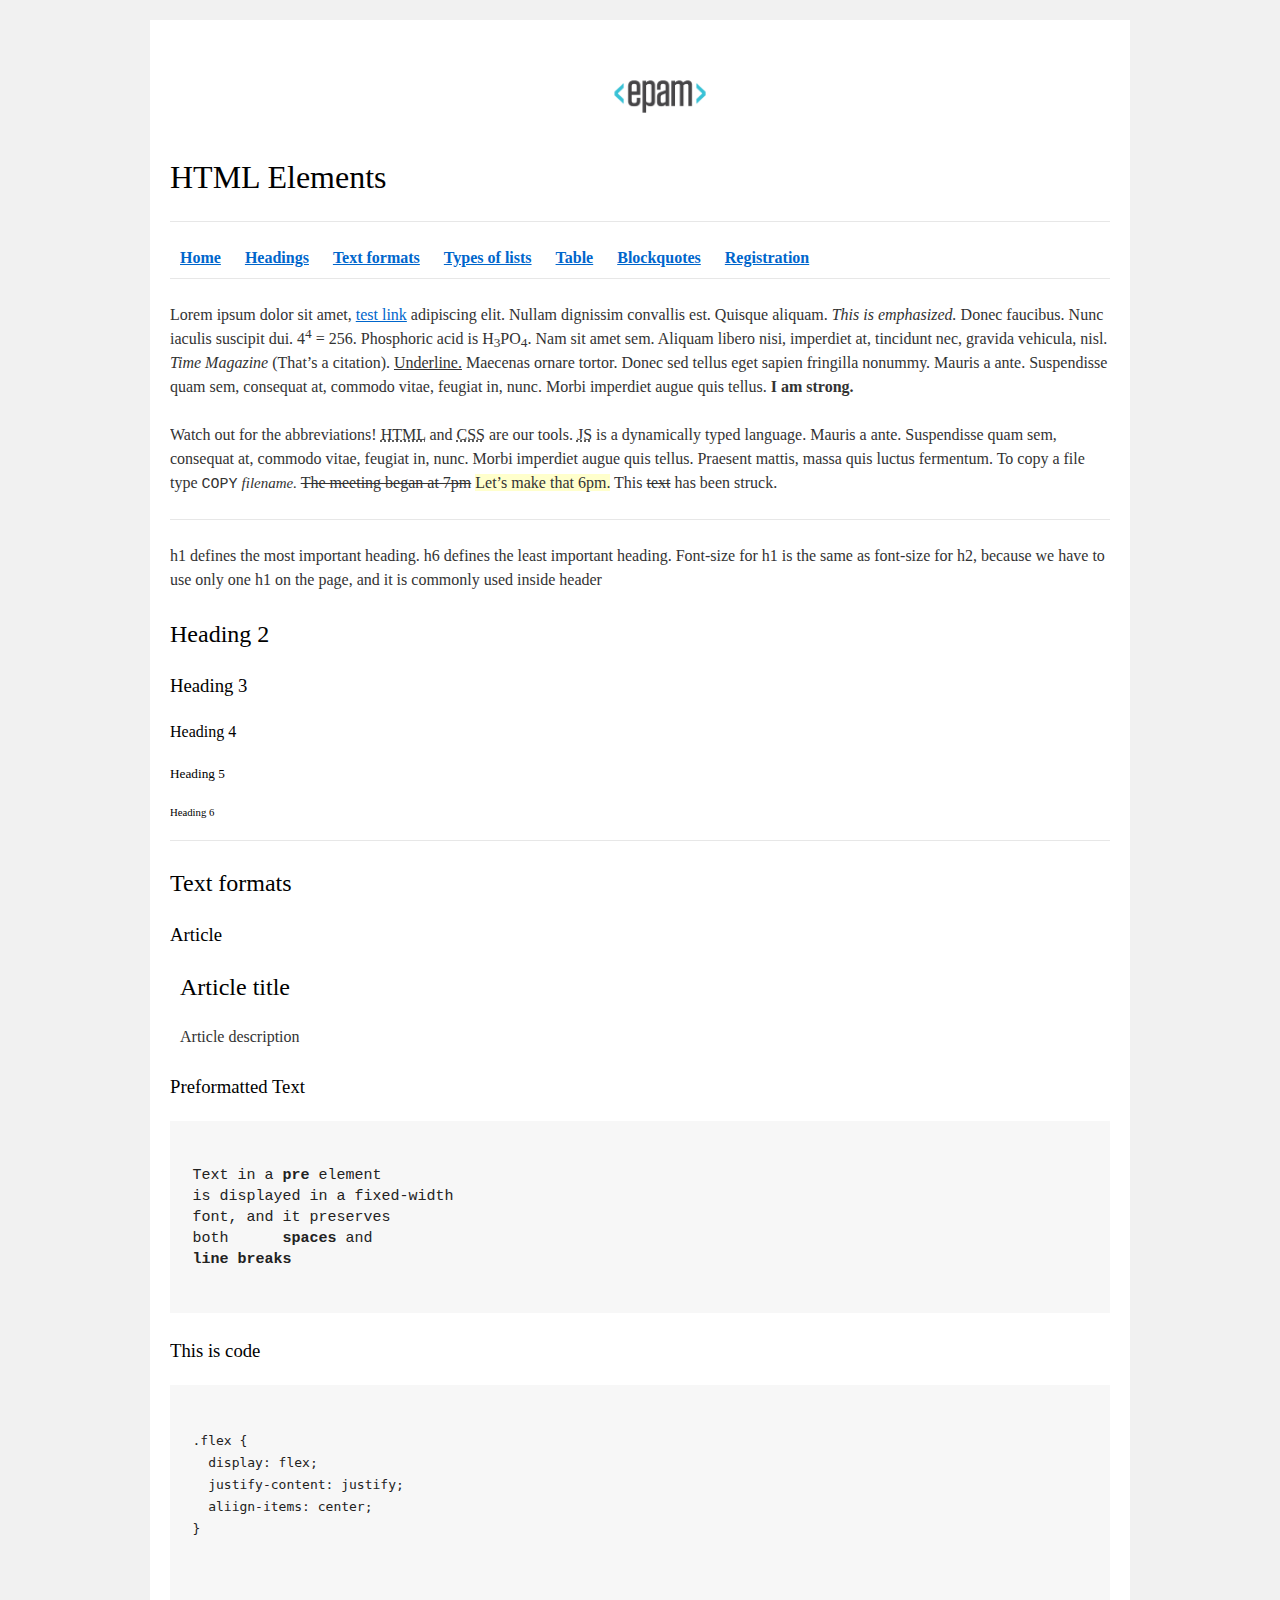
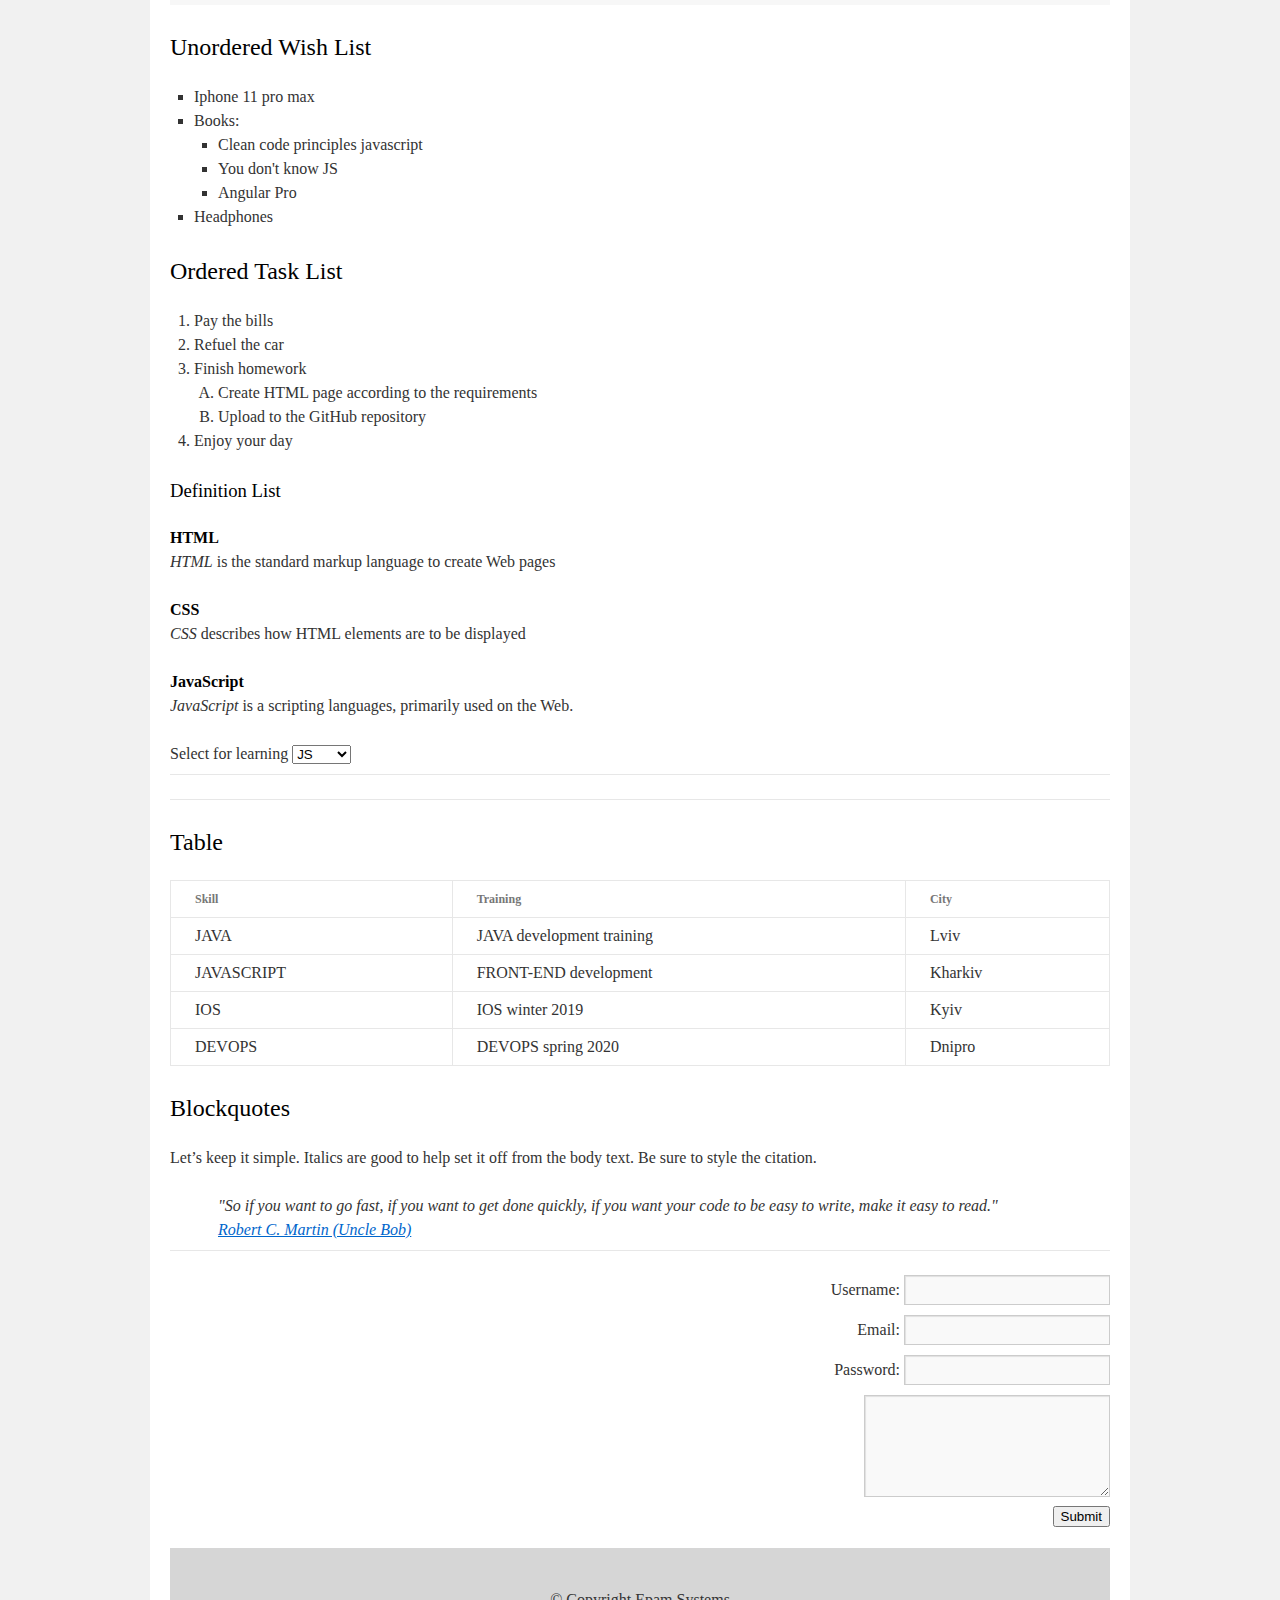
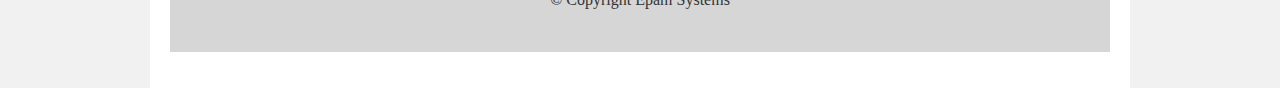
<file: FL12_HW1/homework/index.html>
<!DOCTYPE html>
<html lang="en">

<head>
    <meta charset="utf-8">
    <title>HTML Basics</title>
    <link rel="stylesheet" href="style.css">
</head>

<body>
    <div id="wrapper">
        <div id="main">
            <div id="container">
                <div id="content" role="main">
                    <header>
                        <img src="logo.png" alt="logo">
                        <h1>HTML Elements</h1>
                        <hr>
                        <nav>
                            <a href="#home"><b>Home</b></a>
                            <a href="#headings"><b>Headings</b></a>
                            <a href="#text-format"><b>Text formats</b></a>
                            <a href="#types-of-lists"><b>Types of lists</b></a>
                            <a href="#table"><b>Table</b></a>
                            <a href="#blockquotes"><b>Blockquotes</b></a>
                            <a href="#registration"><b>Registration</b></a>
                        </nav>
                    </header>
                    <hr>
                    <main>
                        <div id="home">
                            <p>Lorem ipsum dolor sit amet, <a href="#" >test link</a> adipiscing elit. Nullam dignissim convallis est. Quisque aliquam.
                                <em>This is emphasized.</em> Donec faucibus. Nunc iaculis suscipit dui. 4<sup>4</sup> = 256.
                                Phosphoric acid is H<sub>3</sub>PO<sub>4</sub>. Nam sit amet sem. Aliquam libero nisi, imperdiet at, tincidunt nec, gravida vehicula, nisl.
                                <cite>Time Magazine</cite> (That’s a citation). <u>Underline.</u>
                                Maecenas ornare tortor. Donec sed tellus eget sapien fringilla nonummy. Mauris a ante.
                                Suspendisse quam sem, consequat at, commodo vitae, feugiat in, nunc. Morbi imperdiet augue quis tellus. <strong>I am strong.</strong>
                            </p>
                            <p>Watch out for the abbreviations! <abbr title="Hyper Text Markup Language">HTML</abbr> and <abbr title="Cascading Style Sheets">CSS</abbr> are our tools.
                                <abbr title="JavaScript">JS</abbr> is a dynamically typed language. Mauris a ante.
                                Suspendisse quam sem, consequat at, commodo vitae, feugiat in, nunc. Morbi imperdiet augue quis tellus.
                                Praesent mattis, massa quis luctus fermentum. To copy a file type <kbd>COPY</kbd> <var>filename.</var>
                                <del>The meeting began at 7pm</del>
                                <ins>Let’s make that 6pm.</ins> This <s>text</s> has been struck.
                            </p>
                        </div>
                        <hr>
                        <section id="headings">
                            <p>h1 defines the most important heading. h6 defines the least important heading.
                                Font-size for h1 is the same as font-size for h2, because we have to use only
                                one h1 on the page, and it is commonly used inside header</p>
                            <h2>Heading 2</h2>
                            <h3>Heading 3</h3>
                            <h4>Heading 4</h4>
                            <h5>Heading 5</h5>
                            <h6>Heading 6</h6>
                        </section>
                        <hr>
                        <section id="text-format">
                            <h2>Text formats</h2>
                            <div>
                                <h3>Article</h3>
                                <article>
                                    <h2>Article title</h2>
                                    <p>Article description</p>
                                </article>
                            </div>
                            <div>
                                <h3>Preformatted Text</h3>
                                <pre>

Text in a <strong>pre</strong> element
is displayed in a fixed-width
font, and it preserves
both      <strong>spaces</strong> and
<strong>line breaks</strong>
                                </pre>
                            </div>
                            <div>
                                <h3>This is code</h3>
                                <pre>
                                    <code>
.flex {
  display: flex;
  justify-content: justify;
  aliign-items: center;
}
                                    </code>
                                </pre>
                            </div>
                        </section>
                        <section id ="types-of-lists">
                            <div>
                                <h2>Unordered Wish List</h2>
                                <ul>
                                    <li>Iphone 11 pro max</li>
                                    <li>Books:
                                        <ul>
                                            <li>Clean code principles javascript</li>
                                            <li>You don't know JS</li>
                                            <li>Angular Pro</li>
                                        </ul>
                                    </li>
                                    <li>Headphones</li>
                                </ul>
                            </div>
                            <div>
                                <h2>Ordered Task List</h2>
                                <ol>
                                    <li>Pay the bills</li>
                                    <li>Refuel the car</li>
                                    <li>Finish homework
                                        <ol type="A">
                                            <li>Create HTML page according to the requirements</li>
                                            <li>Upload to the GitHub repository</li>
                                        </ol>
                                    </li>
                                    <li>Enjoy your day</li>
                                </ol>
                            </div>
                            <div>
                                <h3>Definition List</h3>
                                <dl>
                                    <dt>HTML</dt>
                                    <dd><dfn>HTML</dfn> is the standard markup language to create Web pages</dd>
                                    <dt>CSS</dt>
                                    <dd><dfn>CSS</dfn> describes how HTML elements are to be displayed</dd>
                                    <dt>JavaScript</dt>
                                    <dd><dfn>JavaScript</dfn> is a scripting languages, primarily used on the Web.</dd>
                                </dl>
                            </div>
                            <div>
                                <label for="select">Select for learning  </label>
                                <select id="select">
                                    <option value="JS">JS</option>
                                    <option value="HTML">HTML</option>
                                    <option value="CSS">CSS</option>
                                </select>
                            </div>
                            <hr>
                        </section>
                        <hr>
                        <section id ="table">
                            <h2>Table</h2>
                            <table>
                                <thead>
                                <tr>
                                    <th>Skill</th>
                                    <th>Training</th>
                                    <th>City</th>
                                </tr>
                                </thead>
                                <tbody>
                                <tr>
                                    <td>JAVA</td>
                                    <td>JAVA development training</td>
                                    <td>Lviv</td>
                                </tr>
                                <tr>
                                    <td>JAVASCRIPT</td>
                                    <td>FRONT-END development</td>
                                    <td>Kharkiv</td>
                                </tr>
                                <tr>
                                    <td>IOS</td>
                                    <td>IOS winter 2019</td>
                                    <td>Kyiv</td>
                                </tr>
                                <tr>
                                    <td>DEVOPS</td>
                                    <td>DEVOPS spring 2020</td>
                                    <td>Dnipro</td>
                                </tr>
                                </tbody>
                            </table>
                        </section>
                        <section id ="blockquotes">
                            <h2>Blockquotes</h2>
                            <p>Let’s keep it simple. Italics are good to help set it off from the body text. Be sure to style the citation.</p>
                            <blockquote>
                                <span>"So if you want to go fast, if you want to get done quickly, if you want your code to be easy to write, make it easy to read."</span><br>
                                <a href="#">Robert C. Martin (Uncle Bob)</a>
                            </blockquote>
                        </section>
                        <hr>
                        <form id="registration">
                            <label for="name">Username:</label>
                            <input id = "name" type="text"><br>
                            <label for="email">Email:</label>
                            <input id = "email" type="email"><br>
                            <label for="password">Password:</label>
                            <input id = "password" type="password"><br>
                            <textarea cols="25" rows="4"></textarea><br>
                            <button type="submit">Submit</button>
                        </form>
                    </main>
                    <footer>
                        <span>&#169; Copyright Epam Systems</span>
                    </footer>
                </div>
            </div>
        </div>
    </div>
</body>
</html>
</file>
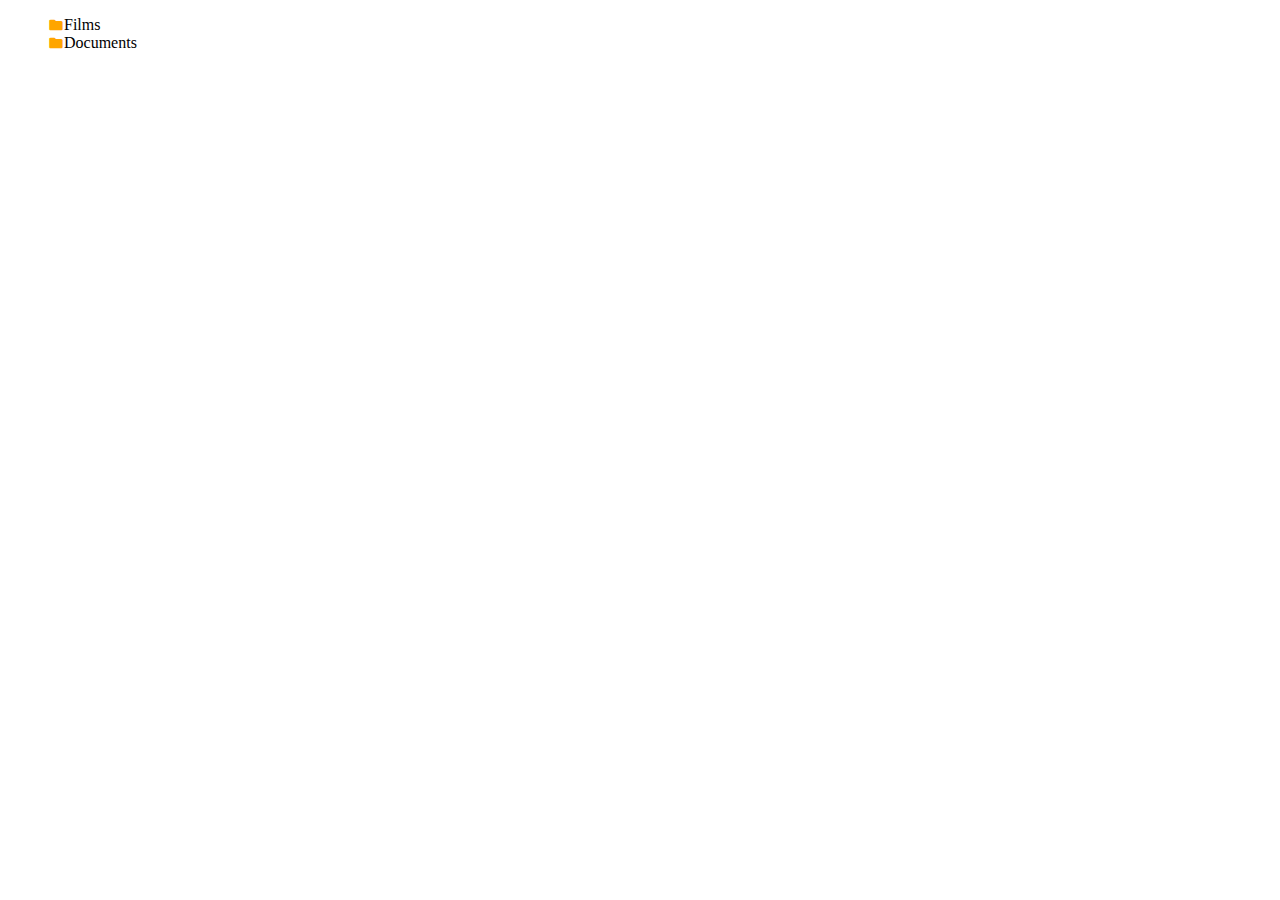
<file: FL12_HW11/homework/index.html>
<!-- DO NOT MODIFY THIS FILE -->
<!DOCTYPE html>
<html lang="en">
<head>
  <meta charset="UTF-8">
  <title>Homework 11 - DOM</title>
  <link rel="stylesheet" href="material-icons/material-icons.css">
  <link rel="stylesheet" href="styles.css">
</head>
<body>
  <div id="root"></div>
  <script src="app.js"></script>
</body>
</html>
</file>
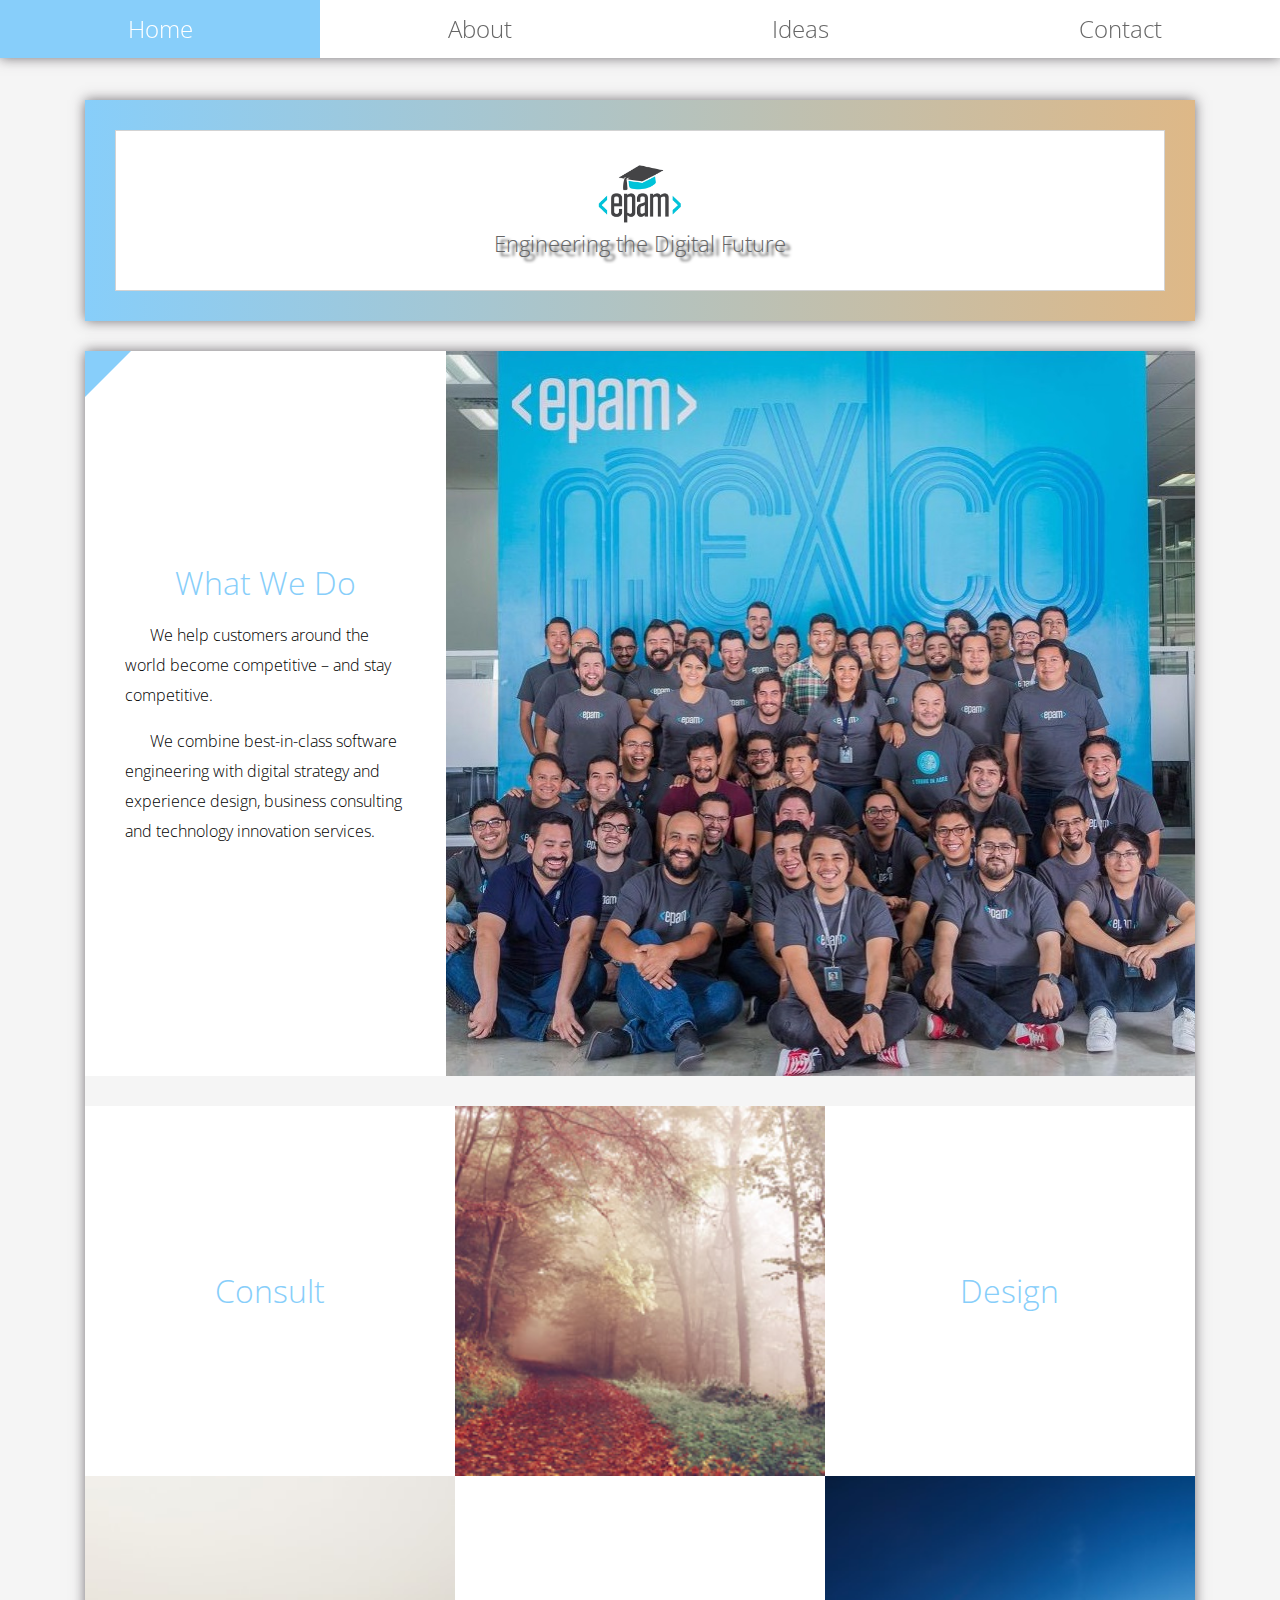
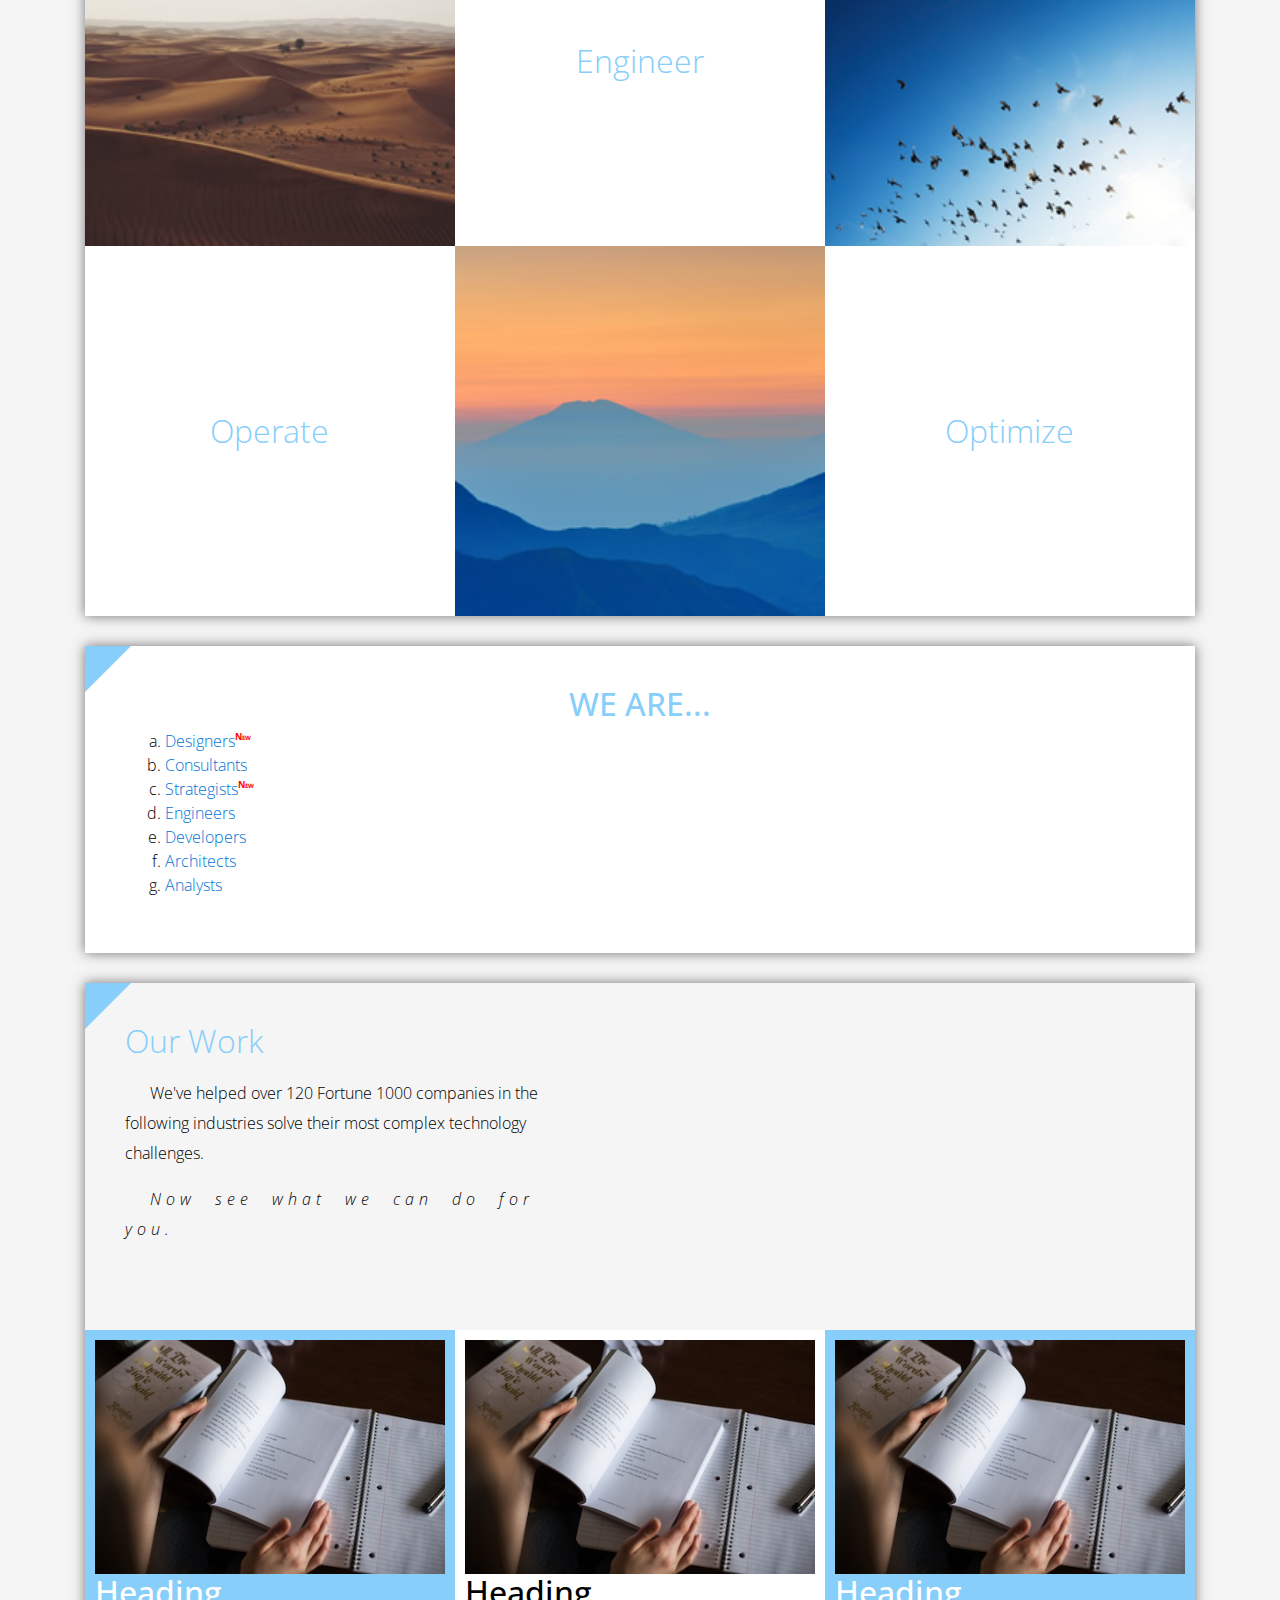
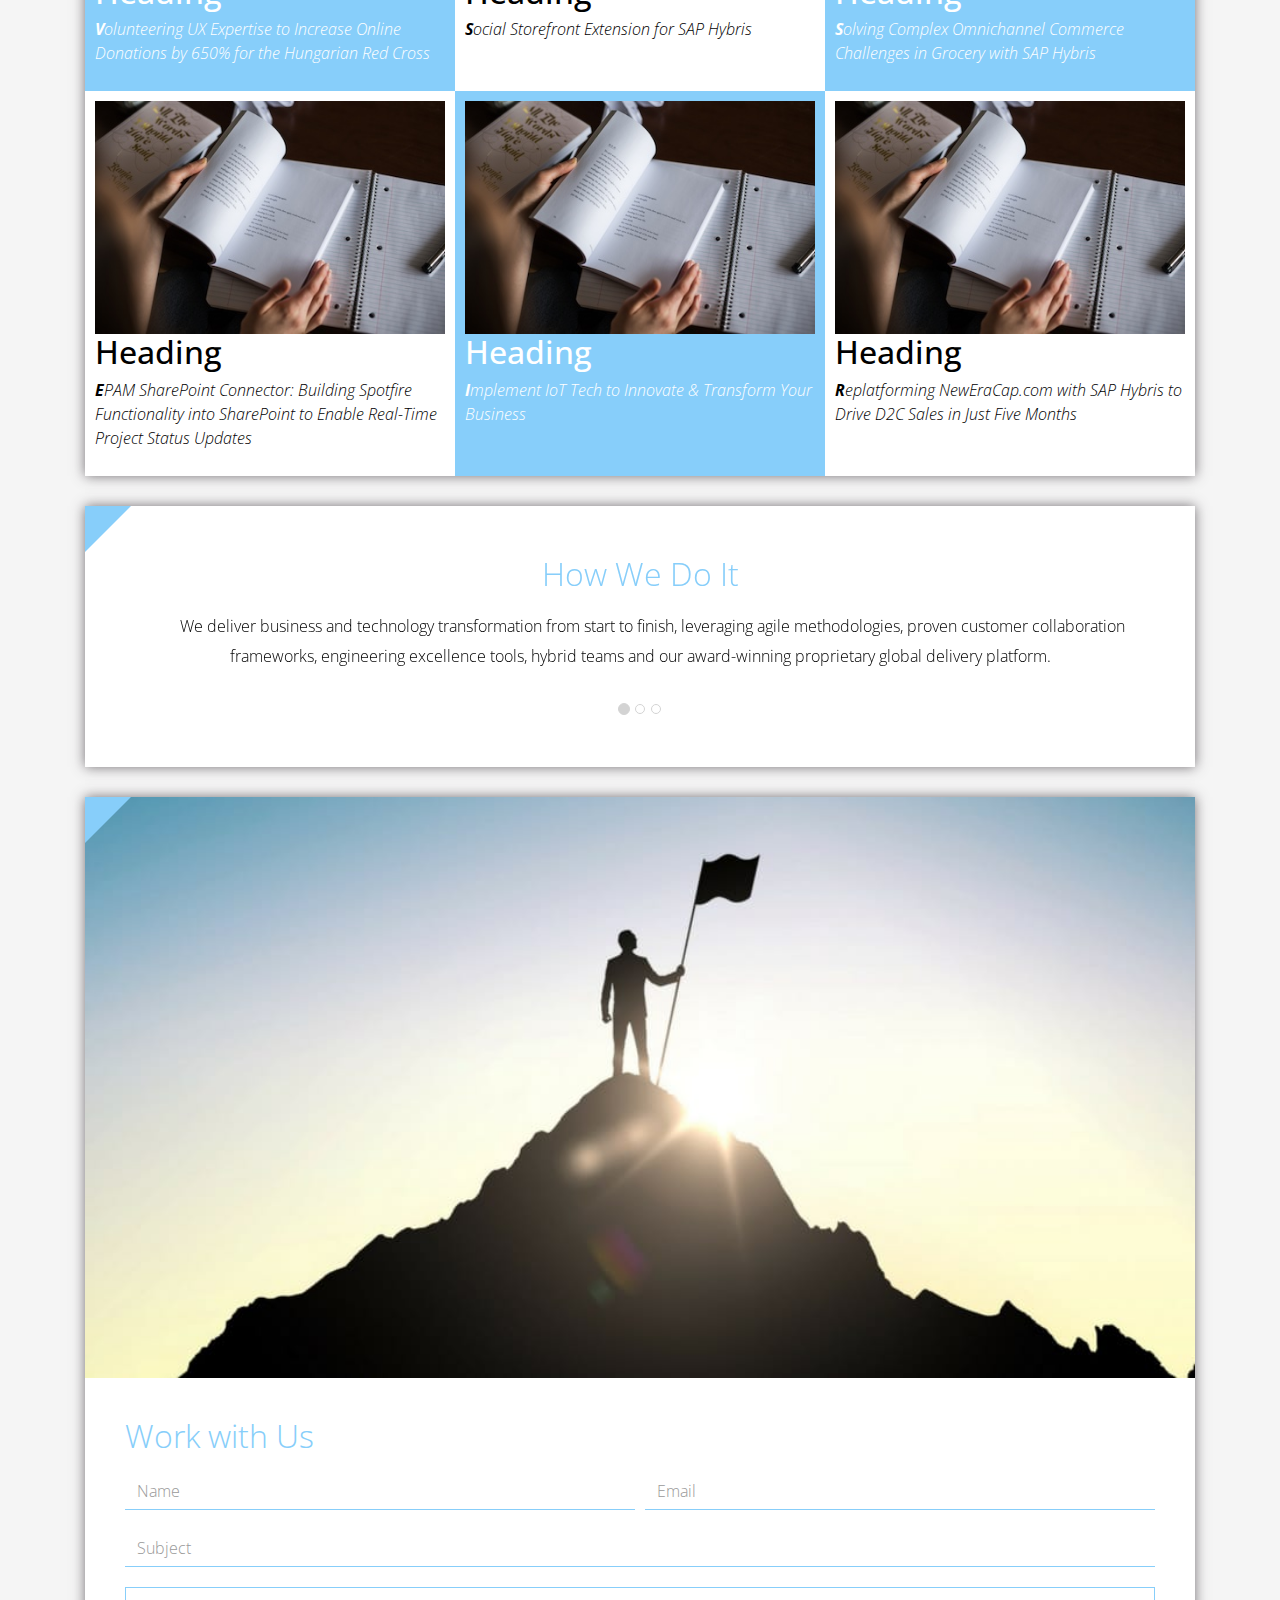
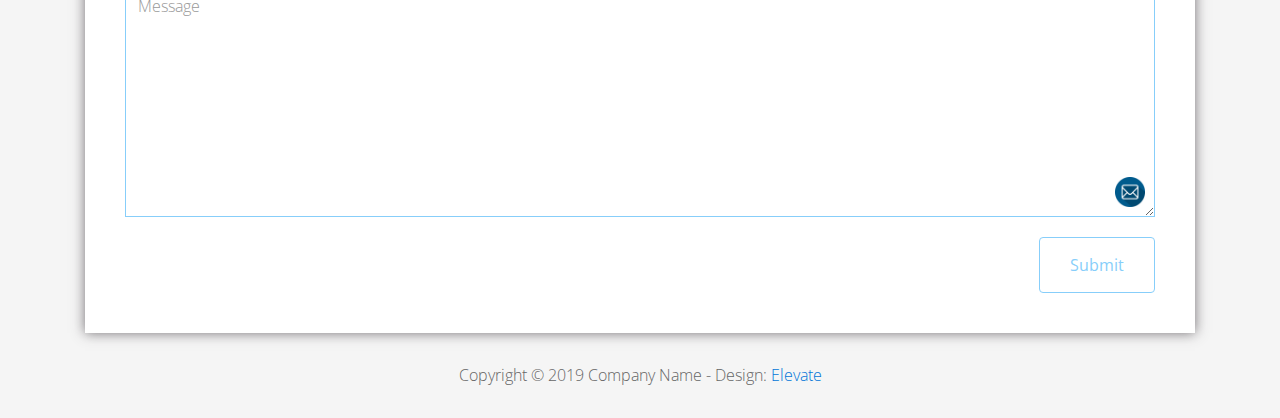
<file: FL12_HW2/homework/index.html>
<!DOCTYPE html>
<html lang="en">
<head>
  <meta charset="utf-8">
  <meta http-equiv="X-UA-Compatible" content="IE=edge">
  <meta name="viewport" content="width=device-width, initial-scale=1">

  <title>CSS Basics HW</title>



  <!-- load stylesheets -->
  <link rel="stylesheet" href="http://fonts.googleapis.com/css?family=Open+Sans:300,400">
  <!-- Google web font "Open Sans" -->
  <link rel="stylesheet" href="css/bootstrap.min.css">
  <!-- Bootstrap style -->
  <link rel="stylesheet" href="css/general.css">
  <link rel="stylesheet" href="css/style.css">
  <!-- Templatemo style -->
</head>

<body>
<div class="container">

  <div class="tm-sidebar">
    <nav class="tm-main-nav">
      <ul>
        <li class="tm-nav-item"><a href="#home" class="tm-nav-item-link">Home</a></li>
        <li class="tm-nav-item"><a href="#about" class="tm-nav-item-link">About</a></li>
        <li class="tm-nav-item"><a href="#ideas" class="tm-nav-item-link">Ideas</a></li>
        <li class="tm-nav-item"><a href="#contact" class="tm-nav-item-link">Contact</a></li>
      </ul>
    </nav>
  </div>

  <div class="tm-main-content">

    <div id="home" class="tm-content-box tm-content-header margin-b-10">
      <div class="tm-banner">
        <div class="tm-banner-inner">
          <img src="img/epam_logo.png" width="100" alt="">
          <p class="tm-banner-text">Engineering the Digital Future</p>
        </div>
      </div>
    </div>

    <section>
      <div class="tm-content-box flex-2-col">

        <div class="padding-medium flex-item tm-team-description-container flex-item">
          <h2 class="tm-section-title">What We Do</h2>
          <p class="tm-section-description">We help customers around the world become competitive – and stay competitive.</p>
          <p class="tm-section-description"> We combine best-in-class software engineering with digital strategy and experience design, business consulting and technology innovation services.</p>
        </div>
        <div class="flex-item tm-team-img">
          <img src="img/epam-mexico.jpg" alt="epam-mexico">
        </div>

      </div>

      <div id="about" class="tm-content-box">

        <ul class="boxes gallery-container">
          <li class="box box-bg">
            <h2 class="tm-section-title tm-section-title-box tm-box-bg-title">Consult</h2>
          </li>
          <li class="box">
            <a href="img/idea-large-01.jpg">
              <img src="img/idea-01.jpg" alt="Image" class="img-fluid thumbnail box-img">
            </a>
          </li>
          <li class="box box-bg">
            <h2 class="tm-section-title tm-section-title-box tm-box-bg-title">Design</h2>
          </li>
          <li class="box">
            <a href="img/idea-large-02.jpg">
              <img src="img/idea-02.jpg" alt="Image" class="img-fluid thumbnail box-img">
            </a>
          </li>
          <li class="box box-bg">
            <h2 class="tm-section-title tm-section-title-box tm-box-bg-title">Engineer</h2>
          </li>
          <li class="box">
            <a href="img/idea-large-03.jpg">
              <img src="img/idea-03.jpg" alt="Image" class="img-fluid thumbnail box-img">
            </a>
          </li>
          <li class="box box-bg">
            <h2 class="tm-section-title tm-section-title-box tm-box-bg-title">Operate</h2>
          </li>
          <li class="box">
            <a href="img/idea-large-04.jpg">
              <img src="img/idea-04.jpg" alt="Image" class="img-fluid thumbnail box-img">
            </a>
          </li>
          <li class="box box-bg">
            <h2 class="tm-section-title tm-section-title-box tm-box-bg-title">Optimize</h2>
          </li>
        </ul>

      </div>

    </section>

    <!-- slider -->
    <section class="heading tm-content-box">
      <div class="padding-medium">
        <h2> WE ARE...</h2>
        <ol>
          <li><a href="index.html" class="text">Designers</a></li>
          <li><a href="index.html">Consultants</a></li>
          <li><a href="#" class="text">Strategists</a></li>
          <li><a href="#">Engineers</a></li>
          <li><a href="#">Developers</a></li>
          <li><a href="#">Architects</a></li>
          <li><a href="#">Analysts</a></li>
        </ol>
      </div>
    </section>

    <section class="blocks">
      <div class="padding-medium flex-item tm-team-description-container">
        <h2 class="tm-section-title">Our Work</h2>
        <p class="tm-section-description">We've helped over 120 Fortune 1000 companies in the following industries solve their most complex technology challenges. </p>
        <p class="tm-section-description"> Now see what we can do for you.</p>
      </div>
      <div class="tm-content-box flex-2-col">
      </div>
      <div  class="tm-content-box">
        <ul class="boxes gallery-container">
          <li class="box box-work">
            <img src="img/study.jpeg" alt="Image" class="img-fluid">
            <div>
              <h2>Heading</h2>
              <p>Volunteering UX Expertise to Increase Online Donations by 650% for the Hungarian Red Cross</p>
            </div>
          </li>
          <li class="box box-work">
            <img src="img/study.jpeg" alt="Image" class="img-fluid">
            <div>
              <h2>Heading</h2>
              <p>Social Storefront Extension for SAP Hybris</p>
            </div>
          </li>
          <li class="box box-work">
            <img src="img/study.jpeg" alt="Image" class="img-fluid">
            <div>
              <h2>Heading</h2>
              <p>Solving Complex Omnichannel Commerce Challenges in Grocery with SAP Hybris</p>
            </div>
          </li>
          <li class="box box-work">
            <img src="img/study.jpeg" alt="Image" class="img-fluid">
            <div>
              <h2>Heading</h2>
              <p>EPAM SharePoint Connector: Building Spotfire Functionality into SharePoint to Enable Real-Time Project Status Updates</p>
            </div>
          </li>
          <li class="box box-work">
            <img src="img/study.jpeg" alt="Image" class="img-fluid">
            <div>
              <h2>Heading</h2>
              <p>Implement IoT Tech to Innovate &amp; Transform Your Business</p>
            </div>
          </li>
          <li class="box box-work">
            <img src="img/study.jpeg" alt="Image" class="img-fluid">
            <div>
              <h2>Heading</h2>
              <p>Replatforming NewEraCap.com with SAP Hybris to Drive D2C Sales in Just Five Months</p>
            </div>
          </li>
        </ul>

      </div>
    </section>

    <section id="ideas">
      <div id="tmCarousel" class="carousel slide tm-content-box" data-ride="carousel">

        <ol class="carousel-indicators">
          <li data-target="#tmCarousel" data-slide-to="0" class="active"></li>
          <li data-target="#tmCarousel" data-slide-to="1" class=""></li>
          <li data-target="#tmCarousel" data-slide-to="2" class=""></li>
        </ol>

        <div class="carousel-inner" role="listbox">

          <div class="carousel-item active">
            <div class="carousel-content">
              <div class="flex-item">
                <h2 class="tm-section-title">How We Do It</h2>
                <p class="tm-section-description carousel-description">We deliver business and technology transformation from start to finish, leveraging agile methodologies, proven customer collaboration frameworks, engineering excellence tools, hybrid teams and our award-winning proprietary global delivery platform.</p>
              </div>
            </div>
          </div>

          <div class="carousel-item">
            <div class="carousel-content">
              <div class="flex-item">
                <h2 class="tm-section-title">Our Clients</h2>
                <p class="tm-section-description carousel-description">Lorem ipsum dolor sit amet,
                  consectetur adipiscing elit. Quisque vel nisi pharetra nibh varius pharetra ac
                  sagittis nisi. Etiam pharetra vestibulum hendrerit. Pellentesque interdum metus
                  sed massa rutrum.</p>
              </div>
            </div>
          </div>

          <div class="carousel-item">
            <div class="carousel-content">
              <div class="flex-item">
                <h2 class="tm-section-title">Our Projects</h2>
                <p class="tm-section-description carousel-description">Donec ex libero, fringilla
                  vitae purus sit amet, rhoncus pharetra lorem. Pellentesque id sem id lacus
                  ultricies vehicula. Aliquam rutrum mi non. Pellentesque interdum metus sed massa
                  rutrum.</p>
              </div>
            </div>
          </div>

        </div>

      </div>
    </section>

    <section class="tm-content-box">
      <img src="img/contact-us.jpg" alt="Contact image" class="img-fluid img-contact-us">

      <div id="contact" class="padding-medium">
        <h2 class="tm-section-title">Work with Us</h2>
        <form action="#contact" method="get" class="contact-form">

          <div class="form-group col-xs-12 col-sm-12 col-md-6 col-lg-6 form-group-2-col-left">
            <input type="text" id="contact_name" name="contact_name" class="form-control"
                   placeholder="Name" required/>
          </div>
          <div class="form-group col-xs-12 col-sm-12 col-md-6 col-lg-6 form-group-2-col-right mandatory-field">
            <input type="email" id="contact_email" name="contact_email" class="form-control"
                   placeholder="Email" required/>
          </div>
          <div class="form-group">
            <input type="text" id="contact_subject" name="contact_subject" class="form-control"
                   placeholder="Subject" required/>
          </div>
          <div class="form-group">
            <textarea id="contact_message" name="contact_message" class="form-control" rows="9"
                      placeholder="Message" required></textarea>
          </div>

          <button type="submit" class="btn btn-primary submit-btn">Submit</button>

        </form>
      </div>
    </section>

    <footer class="tm-footer">
      <p class="text-xs-center">Copyright &copy; 2019 Company Name

        - Design: <a rel="nofollow" href="http://www.templatemo.com/tm-481-elevate"
                     target="_parent">Elevate</a></p>
    </footer>

  </div>

</div>

</body>
</html>
</file>
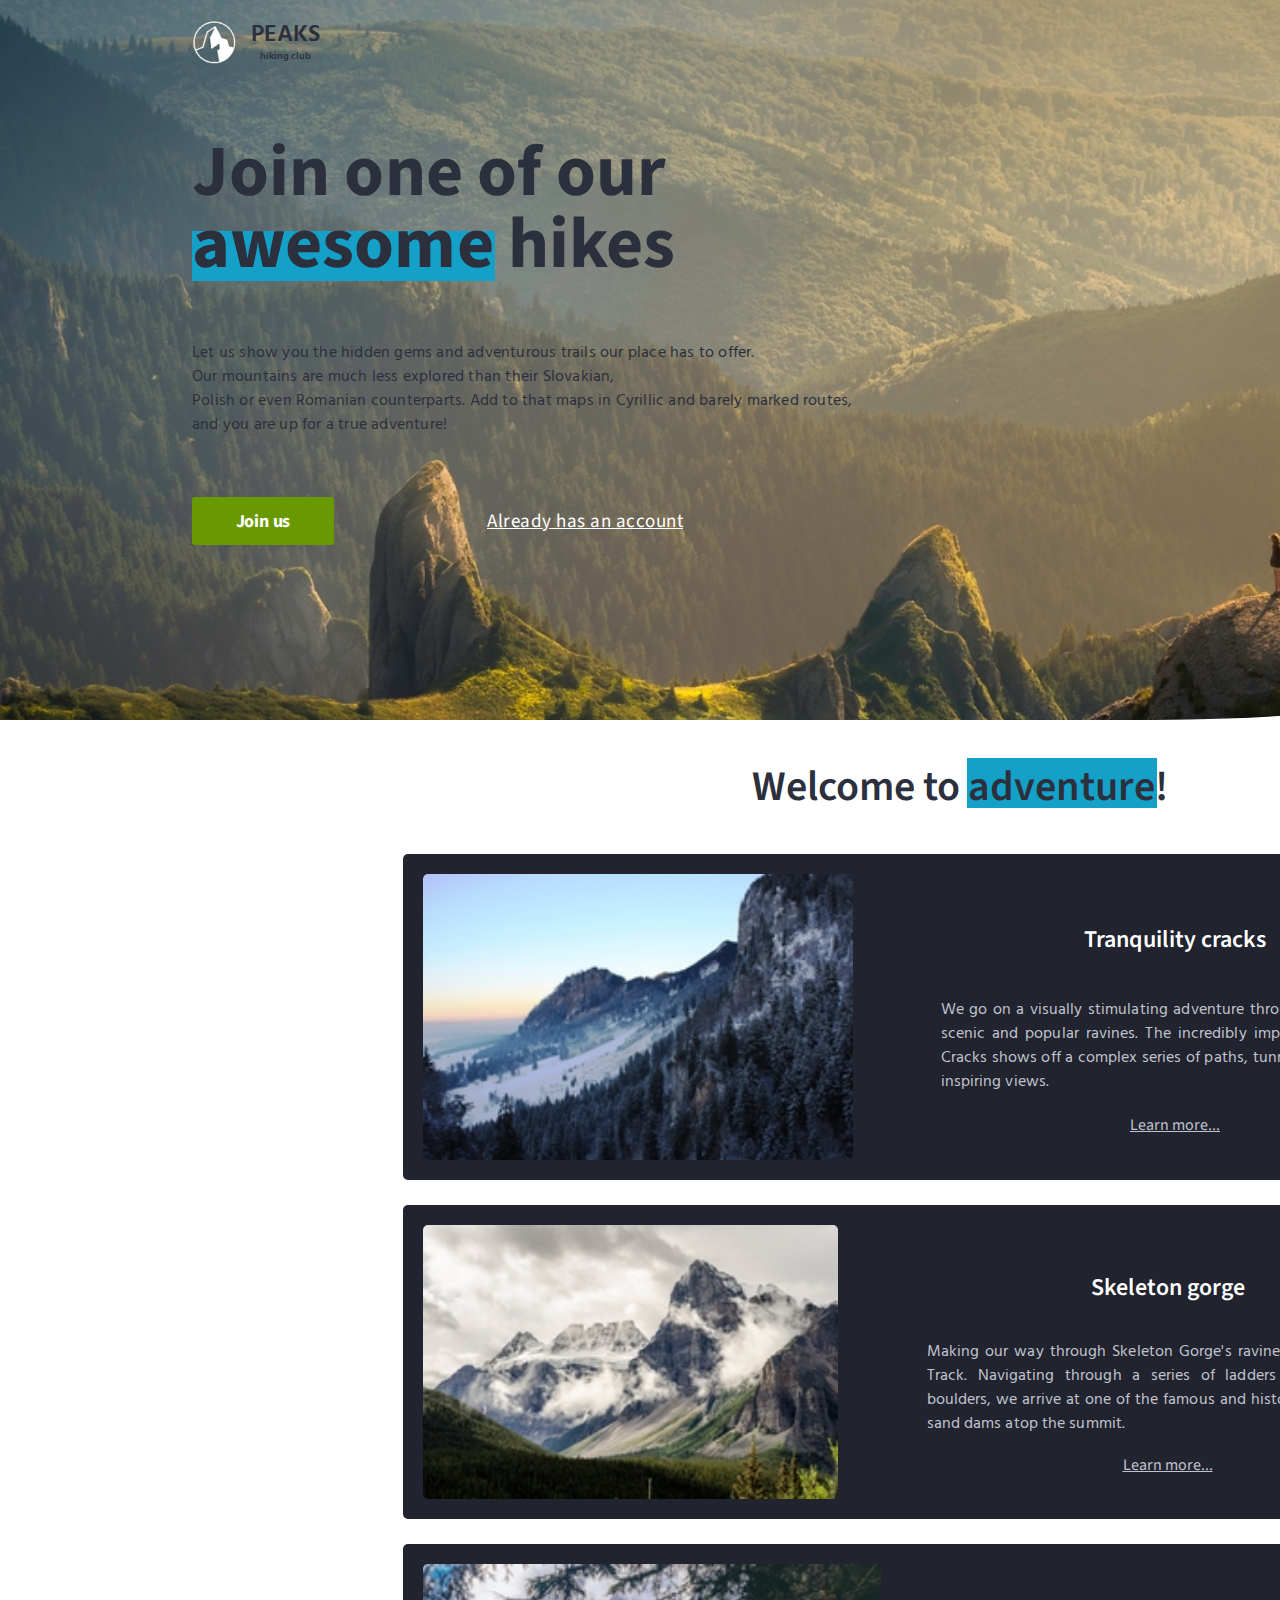
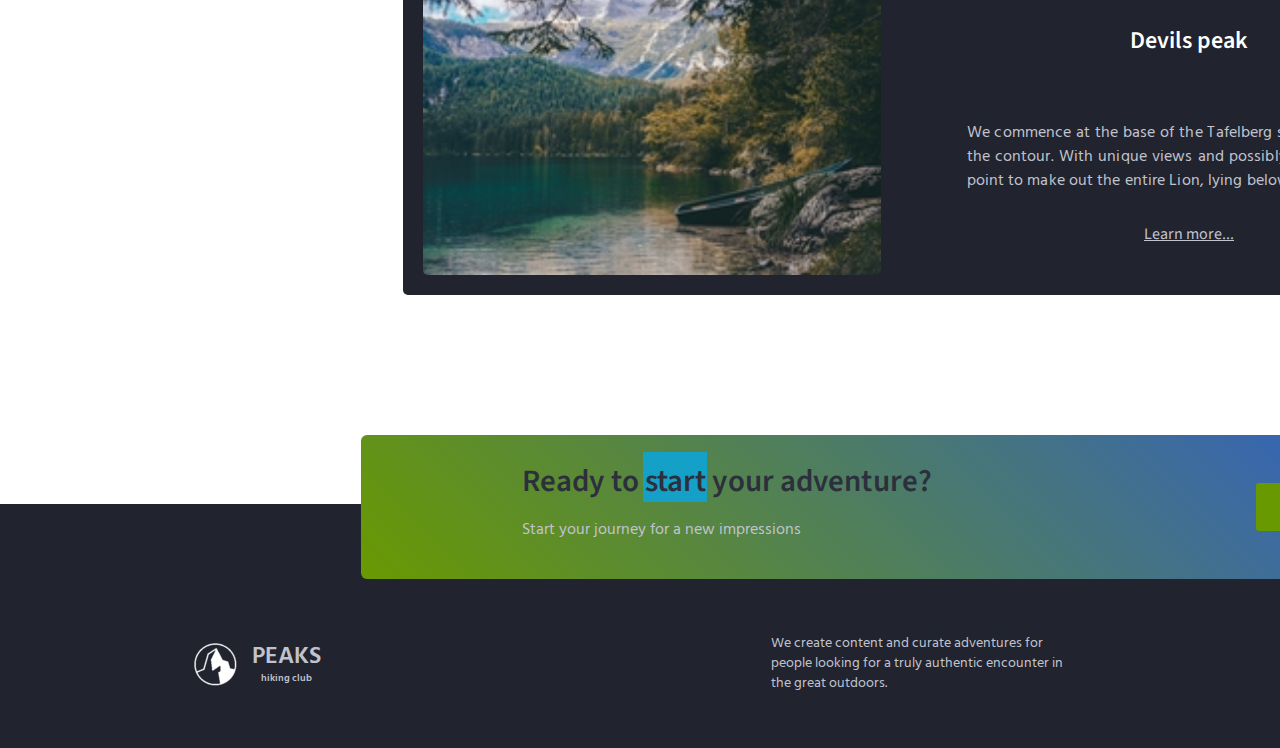
<file: FL12_HW3/homework/index.html>
<!DOCTYPE html>
<html lang="en">

<head>
    <meta charset="UTF-8">
    <meta name="viewport" content="width=device-width, initial-scale=1.0">
    <meta http-equiv="X-UA-Compatible" content="ie=edge">
    <link href="https://fonts.googleapis.com/css?family=Hind:400,600%7CSource+Sans+Pro:400,600,700%7CFresca"
          rel="stylesheet"/>

    <!-- Styles should be switched here: -->

    <link rel="stylesheet" type="text/css" href="css/style1.css">
    <!--     <link rel="stylesheet" type="text/css" href="css/style2.css">-->

    <title>PEAKS hiking club</title>
</head>

<body>
<header class="header">
    <div class="header-wrap">
        <div class="landing-logo">
            <img src="img/m-logo.png" alt="logo"/>
            <p>PEAKS<span>hiking club</span></p>
        </div>
        <p class="header_heading">
            Join one of our awesome hikes
        </p>
        <p class="header_text">
            Let us show you the hidden gems and adventurous trails our place has to offer.
            Our mountains are much less explored than their Slovakian,
            Polish or even Romanian counterparts. Add to that maps in Cyrillic and barely marked routes,
            and you are up for a true adventure!
        </p>
        <div>
            <button class="header_button">Join us</button>
            <a href="#" class="login">Already has an account</a>
        </div>
    </div>
</header>
<main class="section">
    <p class="section_text">
        Welcome to adventure!
    </p>
    <div class="section_card_wrap">
        <div class="section_card">
            <img class="section_card_img"
                 src="img/m-1.jpg"
                 alt="experts"/>
            <div class="section_card_right_container">
                <p class="section_card_heading">
                    Tranquility cracks
                </p>
                <p class="section_card_text">
                    We go on a visually stimulating adventure through some of most scenic and popular ravines.
                    The incredibly impressive Tranquility Cracks shows off a complex series of paths, tunnel ways and
                    awe-inspiring views.
                </p>
                <a href="#" class="section_link">Learn more...</a>
            </div>
        </div>
        <div class="section_card">
            <img class="section_card_img"
                 src="img/m-2.jpg"
                 alt="content formats"/>
            <div class="section_card_right_container">
                <p class="section_card_heading">
                    Skeleton gorge
                </p>
                <p class="section_card_text">
                    Making our way through Skeleton Gorge's ravine, along the Smuts Track.
                    Navigating through a series of ladders and mossy river boulders, we arrive at one of the famous and
                    historical white beach sand dams atop the summit.
                </p>
                <a href="#" class="section_link">Learn more...</a>
            </div>
        </div>
        <div class="section_card">
            <img class="section_card_img"
                 src="img/m-3.jpg"
                 alt="certificate"/>
            <div class="section_card_right_container">
                <p class="section_card_heading">
                    Devils peak
                </p>
                <p class="section_card_text">
                    We commence at the base of the Tafelberg start point walking the contour.
                    With unique views and possibly the best vantage point to make out the entire Lion, lying below Table
                    Mountain.
                </p>
                <a href="#" class="section_link">Learn more...</a>
            </div>
        </div>
    </div>
    <div class="section_banner">
        <div class="section_banner_text_wrap">
            <p class="section_banner_heading">
                Ready to start your adventure?
            </p>
            <p class="section_banner_text">
                Start your journey for a new impressions
            </p>
        </div>
        <button class="section_banner_button">Join us</button>
    </div>
</main>
<footer class="footer">
    <div class="footer-wrap">
        <div class="footer_logo landing-logo">
            <img src="img/m-logo.png" alt="logo"/>
            <p>PEAKS<span>hiking club</span></p>
        </div>
        <p class="footer_text">
            We create content and curate adventures for people looking for a truly authentic encounter in the great
            outdoors.
        </p>
        <span class="footer-cr">
          &copy; 2019 by PEAKS hiking club
        </span>
    </div>
</footer>
</body>

</html>
</file>
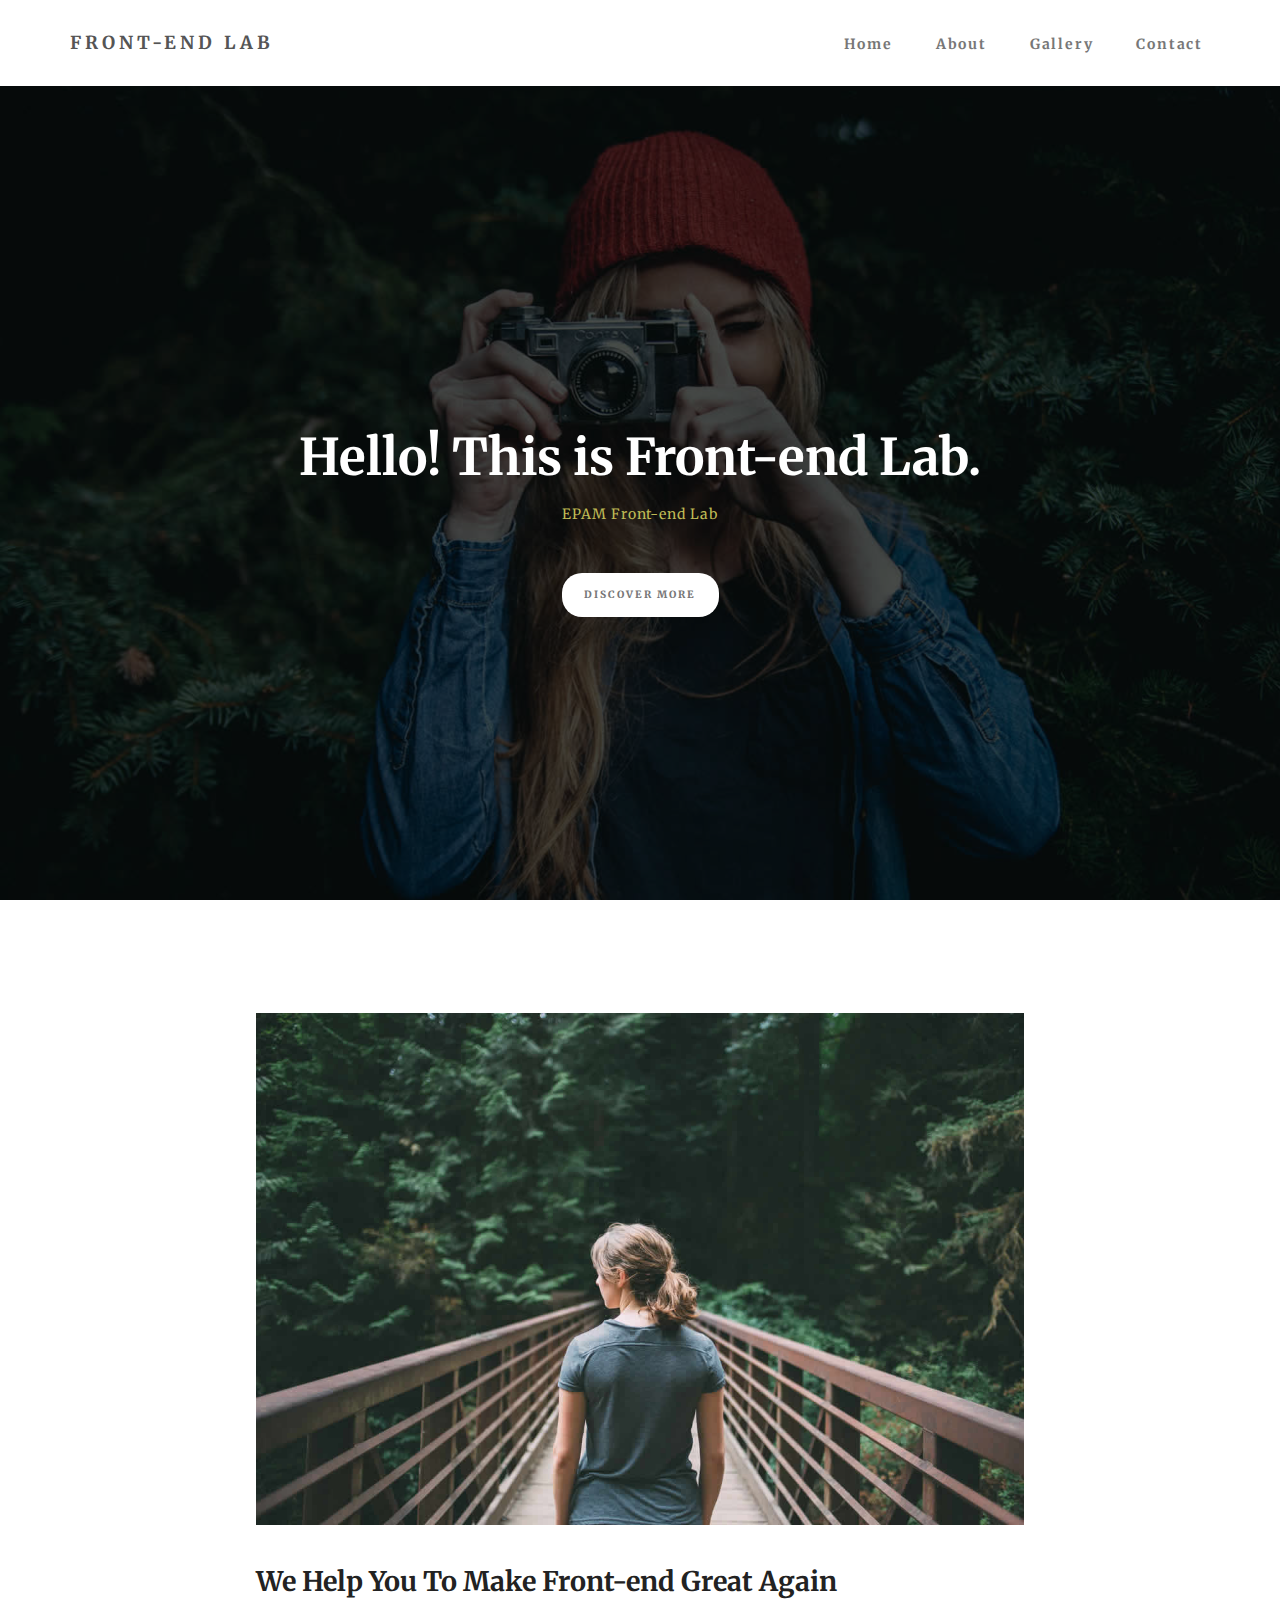
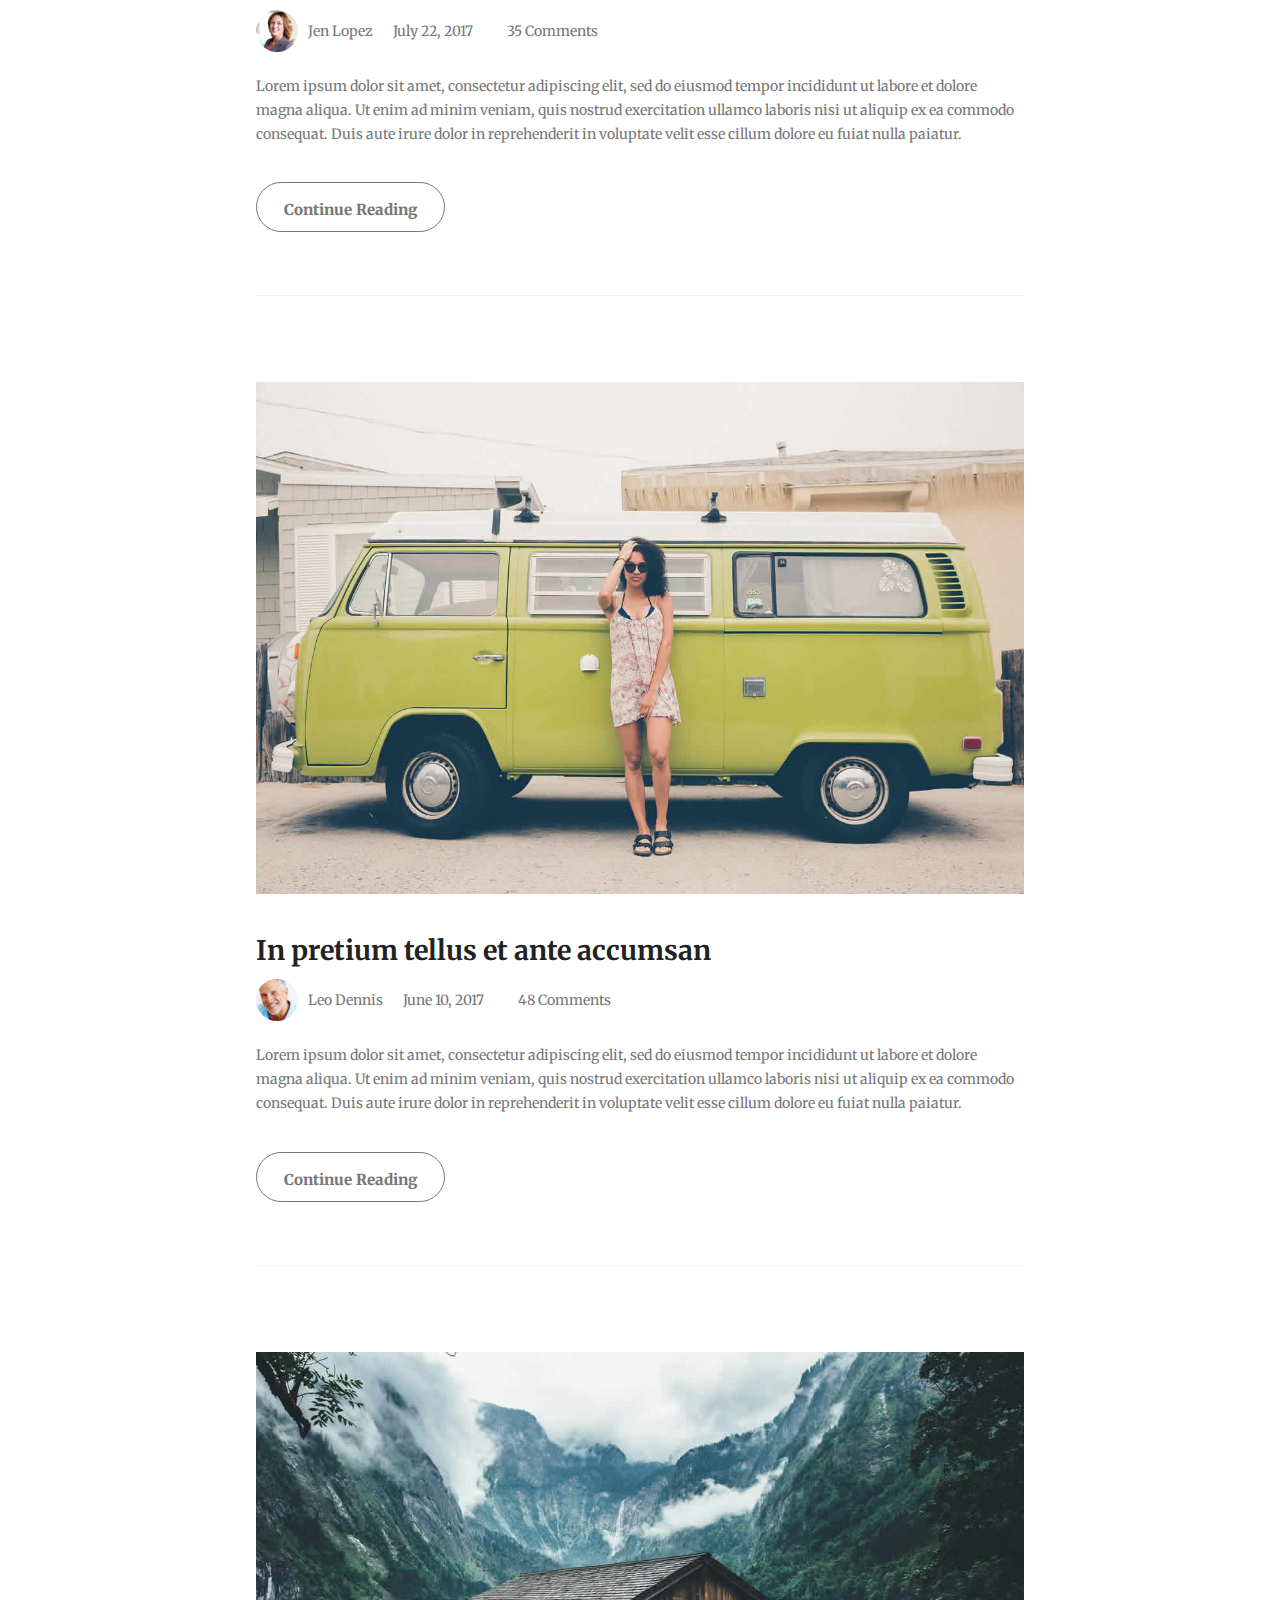
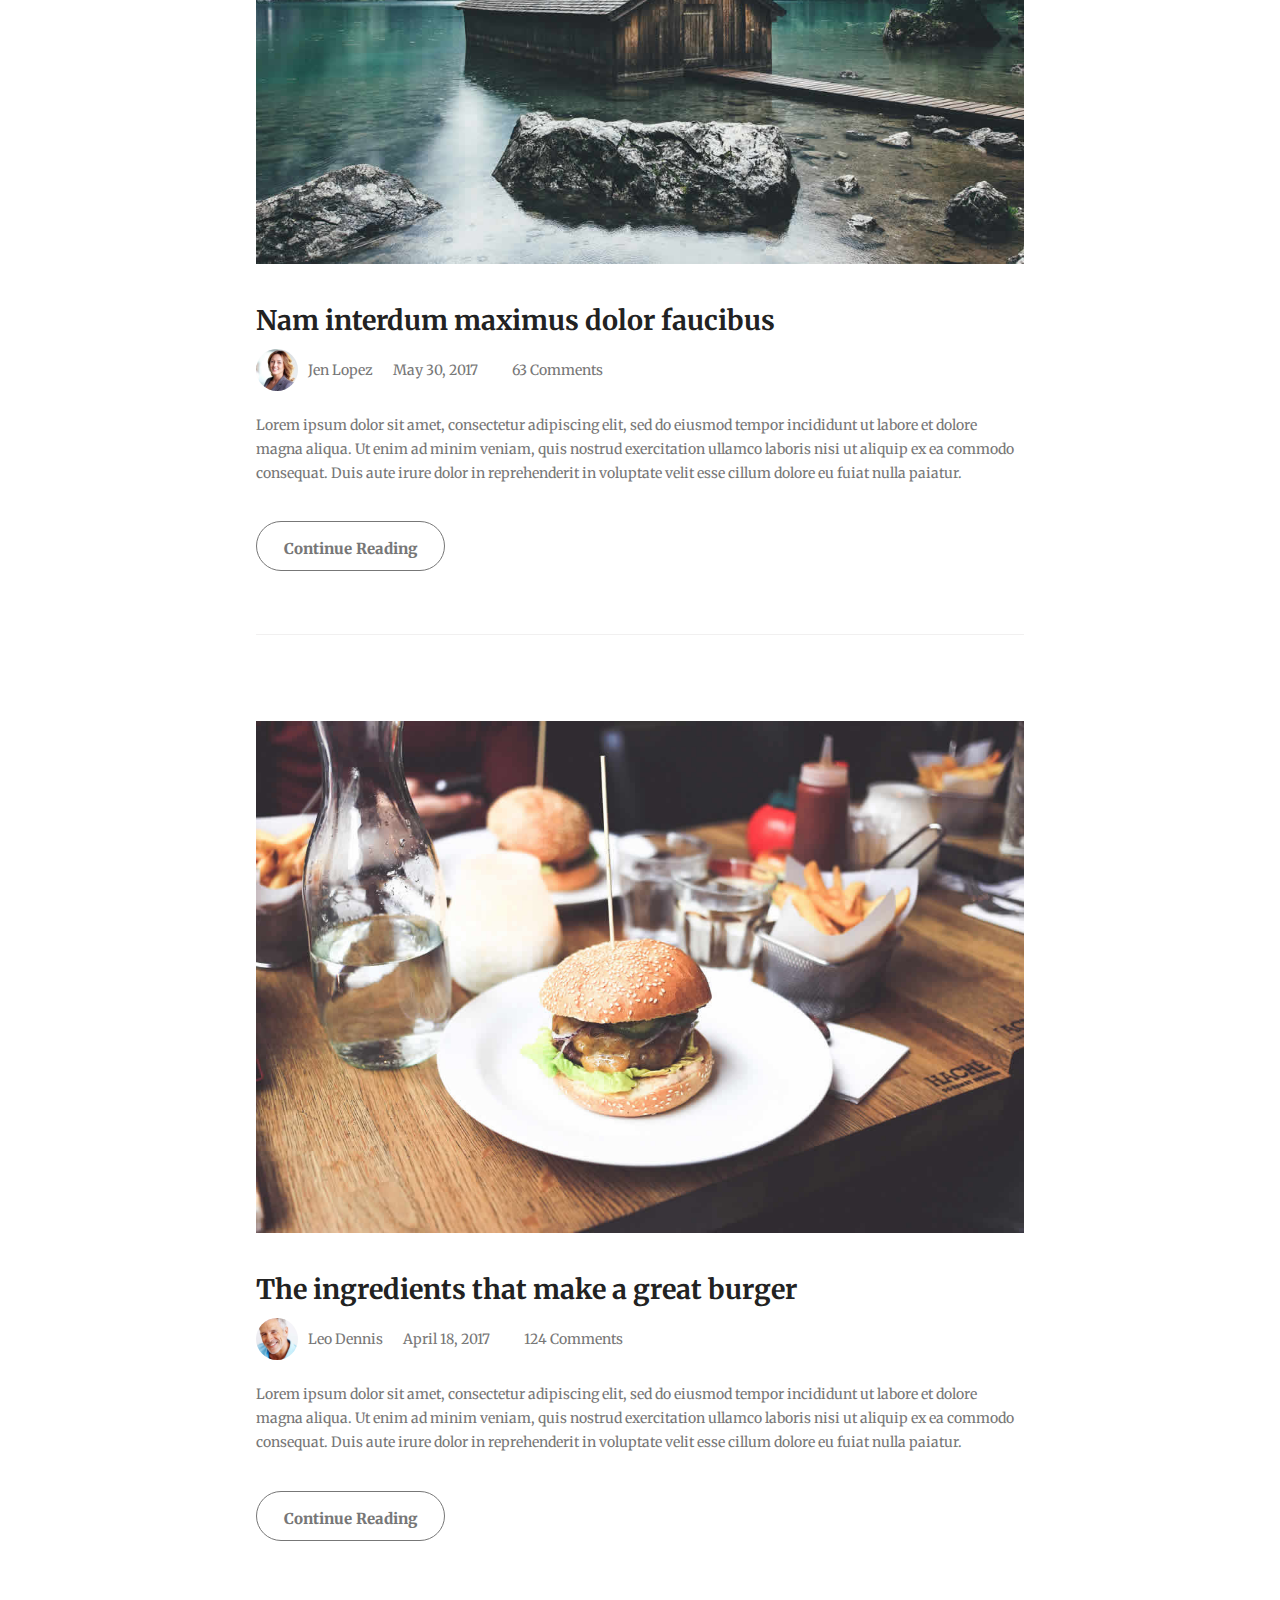
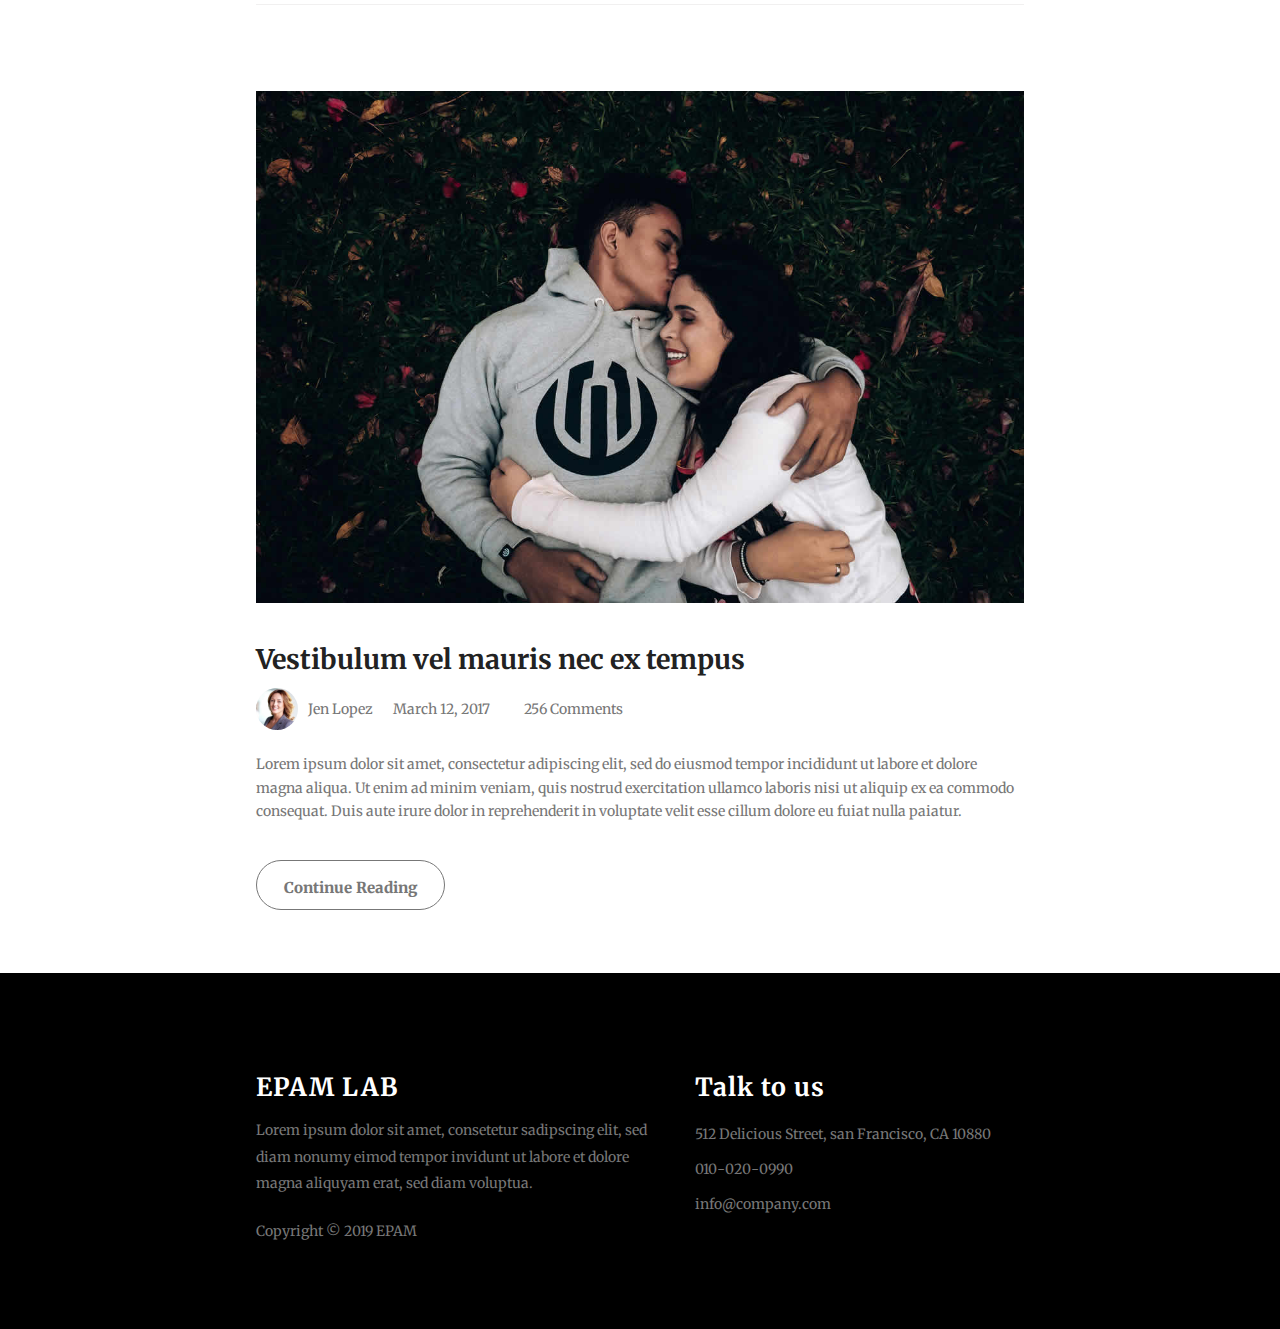
<file: FL12_HW4/homework/index.html>
<!doctype html>
<html lang="zxx">
<head>
    <meta charset="UTF-8">
    <meta http-equiv="X-UA-Compatible" content="ie=edge">
    <link href="https://fonts.googleapis.com/css?family=Merriweather&display=swap" rel="stylesheet">
    <link rel="stylesheet" href="css/style.css">
    <title>Document</title>
</head>
<body>
<header class="header">
    <div class="header-container">
        <span class="logo">Front-End Lab</span>
        <nav class="menu-list">
            <a class="menu-link" href="#">Home</a>
            <a class="menu-link" href="#">About</a>
            <a class="menu-link" href="#">Gallery</a>
            <a class="menu-link" href="#">Contact</a>
        </nav>
    </div>
</header>
<main>
    <section class="banner">
        <h1 class="banner-heading">Hello! This is Front-end Lab.</h1>
        <p class="banner-text">EPAM Front-end Lab</p>
        <button class="btn btn-banner">Discover more</button>
    </section>
    <div class="container">
        <article class="article">
            <img class="img-fluid" src="img/blog-image1.jpg" alt="img-girl">
            <h2 class="article-heading">We Help You To Make Front-end Great Again</h2>
            <div class="article-info">
                <div class="user-img user-img-1"></div>
                <div class="user-name">Jen Lopez</div>
                <div>July 22, 2017</div>
                <div class="comments">35 Comments</div>
            </div>
            <p class="article-description">Lorem ipsum dolor sit amet, consectetur adipiscing elit, sed do eiusmod
                                           tempor incididunt ut
                                           labore et dolore magna aliqua. Ut enim ad minim veniam, quis nostrud exercitation ullamco laboris nisi ut aliquip ex ea commodo consequat. Duis aute irure dolor in reprehenderit in voluptate velit esse cillum dolore eu fuiat nulla paiatur.
            </p>
            <div class="btn btn-article">Continue Reading</div>
        </article>
        <article class="article">
            <img class="img-fluid" src="img/blog-image2.jpg" alt="img-girl">
            <h2 class="article-heading">In pretium tellus et ante accumsan</h2>
            <div class="article-info">
                <div class="user-img user-img-2"></div>
                <div class="user-name">Leo Dennis</div>
                <div>June 10, 2017</div>
                <div class="comments">48 Comments</div>
            </div>
            <p class="article-description">Lorem ipsum dolor sit amet, consectetur adipiscing elit, sed do eiusmod tempor incididunt ut
                                           labore et dolore magna aliqua. Ut enim ad minim veniam, quis nostrud exercitation ullamco laboris nisi ut aliquip ex ea commodo consequat. Duis aute irure dolor in reprehenderit in voluptate velit esse cillum dolore eu fuiat nulla paiatur.</p>
            <div class="btn btn-article">Continue Reading</div>
        </article>
        <article class="article">
            <img class="img-fluid" src="img/blog-image3.jpg" alt="house">
            <h2 class="article-heading">Nam interdum maximus dolor faucibus</h2>
            <div class="article-info">
                <div class="user-img user-img-1"></div>
                <div class="user-name">Jen Lopez</div>
                <div>May 30, 2017</div>
                <div class="comments">63 Comments</div>
            </div>
            <p class="article-description">Lorem ipsum dolor sit amet, consectetur adipiscing elit, sed do eiusmod tempor
                                           incididunt ut
                                           labore et dolore magna aliqua. Ut enim ad minim veniam, quis nostrud exercitation ullamco laboris nisi ut aliquip ex ea commodo consequat. Duis aute irure dolor in reprehenderit in voluptate velit esse cillum dolore eu fuiat nulla paiatur.</p>
            <div class="btn btn-article">Continue Reading</div>
        </article>
        <article class="article">
            <img class="img-fluid" src="img/blog-image4.jpg" alt="burger">
            <h2 class="article-heading">The ingredients that make a great burger</h2>
            <div class="article-info">
                <div class="user-img user-img-2"></div>
                <div class="user-name">Leo Dennis</div>
                <div>April 18, 2017</div>
                <div class="comments">124 Comments</div>
            </div>
            <p class="article-description">Lorem ipsum dolor sit amet, consectetur adipiscing elit, sed do eiusmod tempor incididunt ut labore et dolore magna aliqua. Ut enim ad minim veniam, quis nostrud exercitation ullamco laboris nisi ut aliquip ex ea commodo consequat. Duis aute irure dolor in reprehenderit in voluptate velit esse cillum dolore eu fuiat nulla paiatur.</p>
            <div class="btn btn-article">Continue Reading</div>
        </article>
        <article class="article">
            <img class="img-fluid" src="img/blog-image5.jpg" alt="love">
            <h2 class="article-heading">Vestibulum vel mauris nec ex tempus</h2>
            <div class="article-info">
                <div class="user-img user-img-1"></div>
                <div class="user-name">Jen Lopez</div>
                <div>March 12, 2017</div>
                <div class="comments">256 Comments</div>
            </div>
            <p class="article-description">Lorem ipsum dolor sit amet, consectetur adipiscing elit, sed do eiusmod tempor incididunt ut labore et dolore magna aliqua. Ut enim ad minim veniam, quis nostrud exercitation ullamco laboris nisi ut aliquip ex ea commodo consequat. Duis aute irure dolor in reprehenderit in voluptate velit esse cillum dolore eu fuiat nulla paiatur.</p>
            <div class="btn btn-article">Continue Reading</div>
        </article>
    </div>
</main>
<footer class="footer">
    <div class="container footer-container">
        <div class="footer-col-1">
            <h2 class="footer-heading">Epam Lab</h2>
            <p class="footer-text">
                Lorem ipsum dolor sit amet, consetetur sadipscing elit, sed diam nonumy eimod tempor invidunt ut labore et dolore magna aliquyam erat, sed diam voluptua.
            </p>
            <p class="copyright">
                Copyright &copy; 2019 EPAM
            </p>
        </div>
        <div class="footer-col-2">
            <h2 class="footer-heading">Talk to us</h2>
            <p class="footer-text">512 Delicious Street, san Francisco, CA 10880
                                   010-020-0990
                                   info@company.com
            </p>
        </div>
    </div>
</footer>
</body>
</html>
</file>
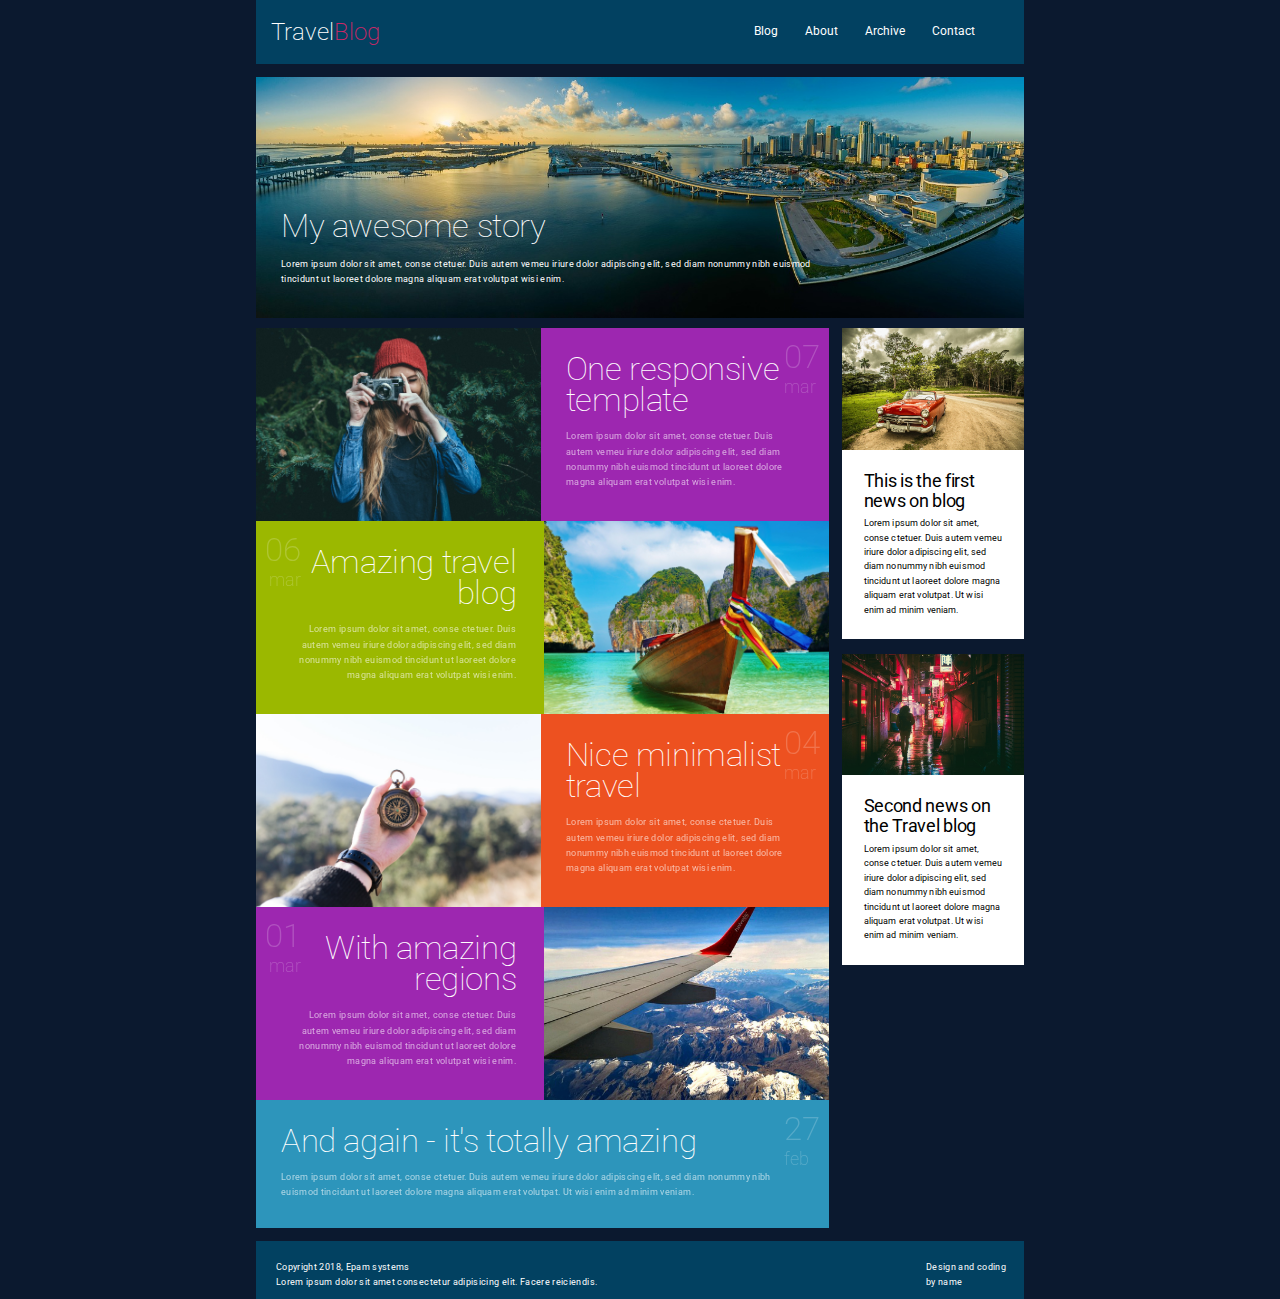
<file: FL12_HW5/homework/index.html>
<!DOCTYPE html>
<html lang="zxx">
<head>
    <meta charset="UTF-8">
    <meta name="viewport"
          content="width=device-width, initial-scale=1.0">
    <meta http-equiv="X-UA-Compatible"
          content="ie=edge">
    <link rel="stylesheet"
          href="css/styles.css">
    <link href='https://fonts.googleapis.com/css?family=Roboto:400,100,300,700&subset=latin,latin-ext'
          rel='stylesheet'
          type='text/css'>
    <title>Responsive</title>
</head>
<body>
<div class="container">
    <header class="header">
        <div class="navigation">
            <span class="logo">Travel<span class="highlighted-word">Blog</span></span>
            <div class="hamburger">
                <div class="hm-string"></div>
                <div class="hm-string"></div>
                <div class="hm-string"></div>
            </div>
            <nav class="nav-list">
                <a href="#"
                   class="nav-link">Blog</a>
                <a href="#"
                   class="nav-link">About</a>
                <a href="#"
                   class="nav-link">Archive</a>
                <a href="#"
                   class="nav-link">Contact</a>
            </nav>
        </div>
    </header>
    <div class="main-content">
        <section class="banner p">
            <h2>My awesome story</h2>
            <p class="banner-text text">Lorem ipsum dolor sit amet, conse ctetuer. Duis autem vemeu iriure dolor
                                        adipiscing elit, sed diam nonummy nibh euismod tincidunt ut laoreet dolore
                                        magna aliquam
                                        erat volutpat wisi enim.
            </p>
        </section>
        <main class="posts">
            <article class="no-img post-1 p">
                <h2 class="post-heading">And again - it's totally amazing</h2>
                <p class="post-text text">Lorem ipsum dolor sit amet, conse ctetuer. Duis autem vemeu iriure dolor
                                          adipiscing elit, sed diam nonummy nibh euismod tincidunt ut laoreet dolore
                                          magna aliquam erat volutpat. Ut wisi enim ad minim veniam.
                </p>
                <div class="date">
                    <p class="day">27</p>
                    <p class="month">feb</p>
                </div>
            </article>
            <article class="flex-item post-2">
                <div class="img-container img-2"></div>
                <div class="post-content p">
                    <h2 class="post-heading">With amazing regions</h2>
                    <p class="post-text text">Lorem ipsum dolor sit amet, conse ctetuer. Duis autem vemeu iriure dolor
                                              adipiscing elit, sed diam nonummy nibh euismod tincidunt ut laoreet dolore
                                              magna aliquam erat volutpat wisi enim.
                    </p>
                    <div class="date">
                        <p class="day">01</p>
                        <p class="month">mar</p>
                    </div>
                </div>
            </article>
            <article class="flex-item post-3">
                <div class="img-container img-3"></div>
                <div class="post-content p">
                    <h2 class="post-heading">Nice minimalist travel</h2>
                    <p class="post-text text">Lorem ipsum dolor sit amet, conse ctetuer. Duis autem vemeu iriure dolor
                                              adipiscing elit, sed diam nonummy nibh euismod tincidunt ut laoreet dolore
                                              magna aliquam erat volutpat wisi enim.
                    </p>
                    <div class="date">
                        <p class="day">04</p>
                        <p class="month">mar</p>
                    </div>
                </div>
            </article>
            <article class="flex-item post-4">
                <div class="img-container img-4"></div>
                <div class="post-content p">
                    <h2 class="post-heading">Amazing travel blog</h2>
                    <p class="post-text text">Lorem ipsum dolor sit amet, conse ctetuer. Duis autem vemeu iriure dolor
                                              adipiscing elit, sed diam nonummy nibh euismod tincidunt ut laoreet dolore
                                              magna aliquam erat volutpat wisi enim.
                    </p>
                    <div class="date">
                        <p class="day">06</p>
                        <p class="month">mar</p>
                    </div>
                </div>
            </article>
            <article class="flex-item post-5">
                <div class="img-container img-5"></div>
                <div class="post-content p">
                    <h2 class="post-heading">One responsive template</h2>
                    <p class="post-text text">Lorem ipsum dolor sit amet, conse ctetuer. Duis autem vemeu iriure dolor
                                              adipiscing elit, sed diam nonummy nibh euismod tincidunt ut laoreet dolore
                                              magna aliquam erat volutpat wisi enim.
                    </p>
                    <div class="date">
                        <p class="day">07</p>
                        <p class="month">mar</p>
                    </div>
                </div>
            </article>
        </main>
        <aside class="news">
            <article class="news-item news-1">
                <img src="img/news1.jpg"
                     alt="car"
                     class="img-fluid">
                <div class="news-content">
                    <h3>This is the first news on blog</h3>
                    <p class="news-text">Lorem ipsum dolor sit amet, conse ctetuer. Duis autem vemeu iriure dolor
                                         adipiscing elit, sed diam nonummy nibh euismod tincidunt ut laoreet dolore
                                         magna aliquam erat volutpat. Ut wisi enim ad minim veniam.
                    </p>
                </div>
            </article>
            <article class="news-item news-2">
                <img src="img/news2.jpg"
                     alt="street"
                     class="img-fluid">
                <div class="news-content">
                    <h3>Second news on the Travel blog</h3>
                    <p class="news-text">Lorem ipsum dolor sit amet, conse ctetuer. Duis autem vemeu iriure dolor
                                         adipiscing elit, sed diam nonummy nibh euismod tincidunt ut laoreet dolore
                                         magna aliquam erat volutpat. Ut wisi enim ad minim veniam.
                    </p>
                </div>
            </article>
        </aside>
    </div>

    <footer class="footer">
        <div class="col-1">
            <p class="footer-text text">Copyright 2018, Epam systems</p>
            <p class="footer-text text">Lorem ipsum dolor sit amet consectetur adipisicing elit. Facere reiciendis.</p>
        </div>
        <div class="col-2">
            <p class="footer-text text">Design and coding</p>
            <p class="footer-text text">by name</p>
        </div>
    </footer>
</div>
</body>
</html>
</file>
<file: FL12_HW1/homework/style.css>
html,body,div,span,applet,object,iframe,h1,h2,h3,h4,h5,h6,p,blockquote,pre,a,abbr,acronym,address,big,cite,code,del,dfn,em,font,img,ins,kbd,q,s,samp,small,strike,strong,sub,sup,tt,var,b,u,i,center,dl,dt,dd,ol,ul,li,fieldset,form,label,legend,table,caption,tbody,tfoot,thead,tr,th,td{background:transparent;border:0;margin:0;padding:0;vertical-align:baseline}body{line-height:1}h1,h2,h3,h4,h5,h6{clear:both;font-weight:normal}ol,ul{list-style:none}blockquote{quotes:none}blockquote:before,blockquote:after{content:'';content:none}del{text-decoration:line-through}table{border-collapse:collapse;border-spacing:0}a img{border:0}#container{float:left;margin:0 -240px 0 0;width:100%}#primary,#secondary{float:right;overflow:hidden;width:220px}#secondary{clear:right}#footer{clear:both;width:100%}.one-column #content{margin:0 auto;width:640px}.single-attachment #content{margin:0 auto;width:900px}body,input,textarea,.page-title span,.pingback a.url{font-family:Georgia,"Bitstream Charter",serif}h3#comments-title,h3#reply-title,#access .menu,#access div.menu ul,#cancel-comment-reply-link,.form-allowed-tags,#site-info,#site-title,#wp-calendar,.comment-meta,.comment-body tr th,.comment-body thead th,.entry-content label,.entry-content tr th,.entry-content thead th,.entry-meta,.entry-title,.entry-utility,#respond label,.navigation,.page-title,.pingback p,.reply,.widget-title,.wp-caption-text{font-family:"Helvetica Neue",Arial,Helvetica,"Nimbus Sans L",sans-serif}input[type="submit"]{font-family:"Helvetica Neue",Arial,Helvetica,"Nimbus Sans L",sans-serif}pre{font-family:"Courier 10 Pitch",Courier,monospace}code{font-family:Monaco,Consolas,"Andale Mono","DejaVu Sans Mono",monospace}#access .menu-header,div.menu,#colophon,#branding,#main,#wrapper{margin:0 auto;width:940px}#wrapper{background:#fff;margin-top:20px;padding:0 20px}#footer-widget-area{overflow:hidden}#footer-widget-area .widget-area{float:left;margin-right:20px;width:220px}#footer-widget-area #fourth{margin-right:0}#site-info{float:left;font-size:14px;font-weight:bold;width:700px}#site-generator{float:right;width:220px}body{background:#f1f1f1}body,input,textarea{color:#666;font-size:12px;line-height:18px}hr{background-color:#e7e7e7;border:0;clear:both;height:1px;margin-bottom:18px}p{margin-bottom:18px}ul{list-style:square;margin:0 0 18px 1.5em}ol{list-style:decimal;margin:0 0 18px 1.5em}ol ol{list-style:upper-alpha}ol ol ol{list-style:lower-roman}ol ol ol ol{list-style:lower-alpha}ul ul,ol ol,ul ol,ol ul{margin-bottom:0}dl{margin:0 0 24px 0}dt{font-weight:bold}dd{margin-bottom:18px}strong{font-weight:bold}cite,em,i{font-style:italic}big{font-size:131.25%}ins{background:#ffc;text-decoration:none}blockquote{font-style:italic;padding:0 3em}blockquote cite,blockquote em,blockquote i{font-style:normal}pre{background:#f7f7f7;color:#222;line-height:18px;margin-bottom:18px;overflow:auto;padding:1.5em}abbr,acronym{cursor:help}sup,sub{height:0;line-height:1;position:relative;vertical-align:baseline}sup{bottom:1ex}sub{top:.5ex}small{font-size:smaller}input{margin-bottom:10px}input[type="text"],input[type="password"],input[type="email"],input[type="url"],input[type="number"],textarea{background:#f9f9f9;border:1px solid #ccc;box-shadow:inset 1px 1px 1px rgba(0,0,0,0.1);-moz-box-shadow:inset 1px 1px 1px rgba(0,0,0,0.1);-webkit-box-shadow:inset 1px 1px 1px rgba(0,0,0,0.1);padding:2px}a:link{color:#06c}a:visited{color:#743399}a:active,a:hover{color:#ff4b33}.screen-reader-text{clip:rect(1px,1px,1px,1px);overflow:hidden;position:absolute !important;height:1px;width:1px}#header{padding:30px 0 0 0}#site-title{float:left;font-size:30px;line-height:36px;margin:0 0 18px 0;width:700px}#site-title a{color:#000;font-weight:bold;text-decoration:none}#site-description{color:#000;clear:right;float:right;font-style:italic;margin:15px 0 18px 0;opacity:.65;width:220px}#branding img{border-top:4px solid #000;border-bottom:1px solid #000;display:block;float:left}#access{background:#000;display:block;float:left;margin:0 auto;width:940px}#access .menu-header,div.menu{font-size:13px;margin-left:12px;width:928px}#access .menu-header ul,div.menu ul{list-style:none;margin:0}#access .menu-header li,div.menu li{float:left;position:relative}#access a{color:#aaa;display:block;line-height:38px;padding:0 10px;text-decoration:none}#access ul ul{box-shadow:0 3px 3px rgba(0,0,0,0.2);-moz-box-shadow:0 3px 3px rgba(0,0,0,0.2);-webkit-box-shadow:0 3px 3px rgba(0,0,0,0.2);display:none;position:absolute;top:38px;left:0;float:left;width:180px;z-index:99999}#access ul ul li{min-width:180px}#access ul ul ul{left:100%;top:0}#access ul ul a{background:#333;line-height:1em;padding:10px;width:160px;height:auto}#access li:hover>a,#access ul ul:hover>a{background:#333;color:#fff}#access ul li:hover>ul{display:block}#access ul li.current_page_item>a,#access ul li.current_page_ancestor>a,#access ul li.current-menu-ancestor>a,#access ul li.current-menu-item>a,#access ul li.current-menu-parent>a{color:#fff}* html #access ul li.current_page_item a,* html #access ul li.current_page_ancestor a,* html #access ul li.current-menu-ancestor a,* html #access ul li.current-menu-item a,* html #access ul li.current-menu-parent a,* html #access ul li a:hover{color:#fff}#main{clear:both;overflow:hidden;padding:40px 0 0 0}#content{margin-bottom:36px}#content,#content input,#content textarea{color:#333;font-size:16px;line-height:24px}#content p,#content ul,#content ol,#content dd,#content pre,#content hr{margin-bottom:24px}#content ul ul,#content ol ol,#content ul ol,#content ol ul{margin-bottom:0}#content pre,#content kbd,#content tt,#content var{font-size:15px;line-height:21px}#content code{font-size:13px}#content dt,#content th{color:#000}#content h1,#content h2,#content h3,#content h4,#content h5,#content h6{color:#000;line-height:1.5em;margin:0 0 20px 0}#content table{border:1px solid #e7e7e7;margin:0 -1px 24px 0;text-align:left;width:100%}#content tr th,#content thead th{color:#777;font-size:12px;font-weight:bold;line-height:18px;padding:9px 24px;border-right:1px solid #e7e7e7}#content tr td{border-top:1px solid #e7e7e7;padding:6px 24px;border-right:1px solid #e7e7e7}#content tr.odd td{background:#f2f7fc}.hentry{margin:0 0 48px 0}.home .sticky{background:#f2f7fc;border-top:4px solid #000;margin-left:-20px;margin-right:-20px;padding:18px 20px}.single .hentry{margin:0 0 36px 0}.page-title{color:#000;font-size:14px;font-weight:bold;margin:0 0 36px 0}.page-title span{color:#333;font-size:16px;font-style:italic;font-weight:normal}.page-title a:link,.page-title a:visited{color:#777;text-decoration:none}.page-title a:active,.page-title a:hover{color:#ff4b33}#content .entry-title{color:#000;font-size:21px;font-weight:bold;line-height:1.3em;margin-bottom:0}.entry-title a:link,.entry-title a:visited{color:#000;text-decoration:none}.entry-title a:active,.entry-title a:hover{color:#ff4b33}.entry-meta{color:#777;font-size:12px}.entry-meta abbr,.entry-utility abbr{border:0}.entry-meta abbr:hover,.entry-utility abbr:hover{border-bottom:1px dotted #666}.single-author .by-author{position:absolute !important;clip:rect(1px 1px 1px 1px);clip:rect(1px,1px,1px,1px)}.entry-content,.entry-summary{clear:both;padding:12px 0 0 0}.entry-content .more-link{white-space:nowrap}#content .entry-summary p:last-child{margin-bottom:12px}.entry-content fieldset{border:1px solid #e7e7e7;margin:0 0 24px 0;padding:24px}.entry-content fieldset legend{background:#fff;color:#000;font-weight:bold;padding:0 24px}.entry-content input{margin:0 0 24px 0}.entry-content input.file,.entry-content input.button{margin-right:24px}.entry-content label{color:#777;font-size:12px}.entry-content select{margin:0 0 24px 0}.entry-content sup,.entry-content sub{font-size:10px}.entry-content blockquote.left{float:left;margin-left:0;margin-right:24px;text-align:right;width:33%}.entry-content blockquote.right{float:right;margin-left:24px;margin-right:0;text-align:left;width:33%}.page-link{clear:both;color:#000;font-weight:bold;line-height:48px;word-spacing:.5em}.page-link a:link,.page-link a:visited{background:#f1f1f1;color:#333;font-weight:normal;padding:.5em .75em;text-decoration:none}.home .sticky .page-link a{background:#d9e8f7}.page-link a:active,.page-link a:hover{color:#ff4b33}body.page .edit-link{clear:both;display:block}#entry-author-info{background:#f2f7fc;border-top:4px solid #000;clear:both;font-size:14px;line-height:20px;margin:24px 0;overflow:hidden;padding:18px 20px}#entry-author-info #author-avatar{background:#fff;border:1px solid #e7e7e7;float:left;height:60px;margin:0 -104px 0 0;padding:11px}#entry-author-info #author-description{float:left;margin:0 0 0 104px}#entry-author-info h2{color:#000;font-size:100%;font-weight:bold;margin-bottom:0}.entry-utility{clear:both;color:#777;font-size:12px;line-height:18px}.entry-meta a,.entry-utility a{color:#777}.entry-meta a:hover,.entry-utility a:hover{color:#ff4b33}#content .video-player{padding:0}.format-standard .wp-video,.format-standard .wp-audio-shortcode,.format-audio .wp-audio-shortcode,.format-standard .video-player{margin-bottom:24px}.home #content .format-aside p,.home #content .category-asides p{font-size:14px;line-height:20px;margin-bottom:10px;margin-top:0}.format-gallery .size-thumbnail img,.category-gallery .size-thumbnail img{border:10px solid #f1f1f1;margin-bottom:0}.format-gallery .gallery-thumb,.category-gallery .gallery-thumb{float:left;margin-right:20px;margin-top:-4px}.home #content .format-gallery .entry-utility,.home #content .category-gallery .entry-utility{padding-top:4px}.attachment .entry-content .entry-caption{font-size:140%;margin-top:24px}.attachment .entry-content .nav-previous a:before{content:'\2190\00a0'}.attachment .entry-content .nav-next a:after{content:'\00a0\2192'}#content img.size-auto,#content img.size-full,#content img.size-large,#content img.size-medium,#content .entry-attachment img,#content .widget-container img{max-width:100%;height:auto}#ie8 #content img.size-auto,#ie8 #content img.size-full,#ie8 #content img.size-large,#ie8 #content img.size-medium,#ie8 #content .entry-attachment img{width:auto}.alignleft,img.alignleft{display:inline;float:left;margin-right:24px;margin-top:4px}.alignright,img.alignright{display:inline;float:right;margin-left:24px;margin-top:4px}.aligncenter,img.aligncenter{clear:both;display:block;margin-left:auto;margin-right:auto}img.alignleft,img.alignright,img.aligncenter{margin-bottom:12px}.wp-caption{background:#f1f1f1;line-height:18px;margin-bottom:20px;max-width:100%;padding:4px;text-align:center}.wp-caption img{margin:5px 5px 0;max-width:622px}.wp-caption p.wp-caption-text{color:#777;font-size:12px;margin:5px}.wp-smiley{margin:0}.gallery{margin:0 auto 18px}.gallery .gallery-item{float:left;margin-top:0;text-align:center}.gallery-columns-1 .gallery-item{width:100%}.gallery-columns-2 .gallery-item{width:50%}.gallery-columns-3 .gallery-item{width:33%}.gallery-columns-4 .gallery-item{width:25%}.gallery-columns-5 .gallery-item{width:20%}.gallery-columns-6 .gallery-item{width:16%}.gallery-columns-7 .gallery-item{width:14%}.gallery-columns-8 .gallery-item{width:12%}.gallery-columns-9 .gallery-item{width:11%}.gallery-columns-1 img{max-width:620px}.gallery-columns-2 img{max-width:288px}.gallery-columns-3 img{max-width:177px}.gallery-columns-4 img{max-width:122px}.gallery-columns-5 img{max-width:88px}.gallery-columns-6 img{max-width:66px}.gallery-columns-7 img{max-width:50px}.gallery-columns-8 img{max-width:39px}.gallery-columns-9 img{max-width:29px}.gallery-item img{height:auto}.gallery-columns-2 .attachment-medium{max-width:92%;height:auto}.gallery-columns-4 .attachment-thumbnail{max-width:84%;height:auto}.gallery .gallery-caption{color:#777;font-size:12px;margin:0 0 12px}.gallery dl{margin:0}.gallery img{border:10px solid #f1f1f1}.gallery br+br{display:none}#content .entry-attachment img{display:block;margin:0 auto}.navigation{color:#777;font-size:12px;line-height:18px;overflow:hidden}.navigation a:link,.navigation a:visited{color:#777;text-decoration:none}.navigation a:active,.navigation a:hover{color:#ff4b33}.nav-previous{float:left;width:50%}.nav-next{float:right;text-align:right;width:50%}#nav-above{margin:0 0 18px 0}#nav-above{display:none}.paged #nav-above,.single #nav-above{display:block}#nav-below{margin:-18px 0 0 0}#comments{clear:both}#comments .navigation{padding:0 0 18px 0}h3#comments-title,h3#reply-title{color:#000;font-size:20px;font-weight:bold;margin-bottom:0}h3#comments-title{padding:24px 0}.commentlist{list-style:none;margin:0}.commentlist li.comment{border-bottom:1px solid #e7e7e7;line-height:24px;margin:0 0 24px 0;padding:0 0 0 56px;position:relative}.commentlist li:last-child{border-bottom:0;margin-bottom:0}#comments .comment-body ul,#comments .comment-body ol{margin-bottom:18px}#comments .comment-body p:last-child{margin-bottom:6px}#comments .comment-body blockquote p:last-child{margin-bottom:24px}.commentlist ol{list-style:decimal}.commentlist .avatar{position:absolute;top:4px;left:0}.comment-author cite{color:#000;font-style:normal;font-weight:bold}.comment-author .says{font-style:italic}.comment-meta{font-size:12px;margin:0 0 18px 0}.comment-meta a:link,.comment-meta a:visited{color:#777;text-decoration:none}.comment-meta a:active,.comment-meta a:hover{color:#ff4b33}.commentlist .bypostauthor>div{background:#f2f7fc;border-top:4px solid #000;margin-bottom:10px;padding:10px 0 0 20px}.reply{font-size:12px;padding:0 0 24px 0}.reply a,a.comment-edit-link{color:#777}.reply a:hover,a.comment-edit-link:hover{color:#ff4b33}.commentlist .children{list-style:none;margin:0}.commentlist .children li{border:0;margin:0}.nopassword,.nocomments{display:none}#comments .pingback{border-bottom:1px solid #e7e7e7;margin-bottom:18px;padding-bottom:18px}.commentlist li.comment+li.pingback{margin-top:-6px}#comments .pingback p{color:#777;display:block;font-size:12px;line-height:18px;margin:0}#comments .pingback .url{font-size:13px;font-style:italic}input[type="submit"]{color:#333}form{text-align:right}input{width:200px}#respond{border-top:1px solid #e7e7e7;margin:24px 0;overflow:hidden;position:relative}#respond p{margin:0}#respond .comment-notes{margin-bottom:1em}.form-allowed-tags{line-height:1em}.children #respond{margin:0 48px 0 0}h3#reply-title{margin:18px 0}#comments-list #respond{margin:0 0 18px 0}#comments-list ul #respond{margin:0}#cancel-comment-reply-link{font-size:12px;font-weight:normal;line-height:18px}#respond .required{color:#ff4b33;font-weight:bold}#respond label{color:#777;font-size:12px}#respond input{margin:0 0 9px;width:98%}#respond textarea{width:98%}#respond .form-allowed-tags{color:#777;font-size:12px;line-height:18px}#respond .form-allowed-tags code{font-size:11px}#respond .form-submit{margin:12px 0}#respond .form-submit input{font-size:14px;width:auto}.widget-area ul{list-style:none;margin-left:0}.widget-area ul ul{list-style:square;margin-left:1.3em}.widget-area select{max-width:100%}.widget_search #s{width:60%}.widget_search label{display:none}.widget-container{word-wrap:break-word;-webkit-hyphens:auto;-moz-hyphens:auto;hyphens:auto;margin:0 0 18px 0}.widget-container .wp-caption img{margin:auto}.widget-container.widget_image .wp-caption{width:auto}.widget-container.widget_image .wp-caption img{margin-left:-8px}.widget-title{color:#222;font-size:14px;font-weight:bold}.widget-area a:link,.widget-area a:visited{text-decoration:none}.widget-area a:active,.widget-area a:hover{text-decoration:underline}.widget-area .entry-meta{font-size:11px}#wp_tag_cloud div{line-height:1.6em}#wp-calendar{width:100%}#wp-calendar caption{color:#222;font-size:14px;font-weight:bold;padding-bottom:4px;text-align:left}#wp-calendar thead{font-size:11px}#wp-calendar tbody{color:#aaa}#wp-calendar tbody td{background:#f5f5f5;border:1px solid #fff;padding:3px 0 2px;text-align:center}#wp-calendar tbody .pad{background:0}#wp-calendar tfoot #next{text-align:right}.widget_rss a.rsswidget{color:#000}.widget_rss a.rsswidget:hover{color:#ff4b33}.widget_rss .widget-title img{width:11px;height:11px}#main .widget-area ul{margin-left:0;padding:0 20px 0 0}#main .widget-area ul ul{border:0;margin-left:1.3em;padding:0}#main .widget-container.music-player ul{margin:0}#footer{margin-bottom:20px}#colophon{border-top:4px solid #000;margin-top:-4px;overflow:hidden;padding:18px 0}#site-info{font-weight:bold}#site-info a{color:#000;text-decoration:none}#site-generator{font-style:italic;position:relative}#site-generator a{background:url(images/wordpress.png) center left no-repeat;color:#666;display:inline-block;line-height:16px;padding-left:20px;text-decoration:none}#site-generator a:hover{text-decoration:underline}img#wpstats{display:block;margin:0 auto 10px}pre{-webkit-text-size-adjust:140%}code{-webkit-text-size-adjust:160%}#access,.entry-meta,.entry-utility,.navigation,.widget-area{-webkit-text-size-adjust:120%}#site-description{-webkit-text-size-adjust:none}@media print{body{background:none !important}#wrapper{clear:both !important;display:block !important;float:none !important;position:relative !important}#header{border-bottom:2pt solid #000;padding-bottom:18pt}#colophon{border-top:2pt solid #000}#site-title,#site-description{float:none;line-height:1.4em;margin:0;padding:0}#site-title{font-size:13pt}.entry-content{font-size:14pt;line-height:1.6em}.entry-title{font-size:21pt}#access,#branding img,#respond,.comment-edit-link,.edit-link,.navigation,.page-link,.widget-area{display:none !important}#container,#header,#footer{margin:0;width:100%}#content,.one-column #content{margin:24pt 0 0;width:100%}.wp-caption p{font-size:11pt}#site-info,#site-generator{float:none;width:auto}#colophon{width:auto}img#wpstats{display:none}#site-generator a{margin:0;padding:0}#entry-author-info{border:1px solid #e7e7e7}#main{display:inline}.home .sticky{border:0}}img{width:140px;vertical-align:middle;display:block;margin:0 auto;margin-left:calc(50% - 50px);margin-bottom:20px}nav>a{padding:10px;color:#0279c1}nav>a b:hover{color:#00527a}nav>a:visited{color:#0279c1}article{padding-left:10px}footer{margin-top:20px;padding:40px 20px;text-align:center;background:#3333}
</file>
<file: FL12_HW11/homework/material-icons/material-icons.css>
@font-face {
  font-family: 'Material Icons';
  font-style: normal;
  font-weight: 400;
  src: url(MaterialIcons-Regular.eot); /* For IE6-8 */
  src: local('Material Icons'),
       local('MaterialIcons-Regular'),
       url(MaterialIcons-Regular.woff2) format('woff2'),
       url(MaterialIcons-Regular.woff) format('woff'),
       url(MaterialIcons-Regular.ttf) format('truetype');
}

.material-icons {
  font-family: 'Material Icons';
  font-weight: normal;
  font-style: normal;
  font-size: 24px;  /* Preferred icon size */
  display: inline-block;
  line-height: 1;
  text-transform: none;
  letter-spacing: normal;
  word-wrap: normal;
  white-space: nowrap;
  direction: ltr;

  /* Support for all WebKit browsers. */
  -webkit-font-smoothing: antialiased;
  /* Support for Safari and Chrome. */
  text-rendering: optimizeLegibility;

  /* Support for Firefox. */
  -moz-osx-font-smoothing: grayscale;

  /* Support for IE. */
  font-feature-settings: 'liga';
}
</file>
<file: FL12_HW11/homework/styles.css>
#root {
    cursor: pointer;
}

.list-item {
    list-style: none;
}

.material-icons {
    vertical-align: text-bottom;
    font-size: 16px;
}

.folder-icon {
    color: orange;
}

.file-icon {
    color: lightgrey;
}

.disabled > ul, .disabled + .empty-folder {
    display: none;
}

.empty-folder {
    font-style: italic;
}

.wrapper:hover {
    background-color: #f2f2f2;
}
</file>
<file: FL12_HW2/homework/css/general.css>
/* 

please don't edit this styles

*/

h2.tm-section-title {
    color: lightskyblue;
}

a:focus {
    color: #666;
    outline: 0
}

ul {
    padding: 0;
    margin: 0
}

body {
    background-color: #f5f5f5;
    color: #000;
    font-family: 'Open Sans', Helvetica, Arial, sans-serif;
    font-size: 16px;
    font-weight: 300;
    padding-top: 30px;
    overflow-x: hidden
}

section:before {
    position: absolute;
    z-index: 1
}

.box,
.tm-content-box,
.tm-main-nav {
    background-color: #fff
}

.tm-sidebar {
    z-index: 10;
    position: fixed;
    left: 0;
    right: 0;
    top: 0;
    width: 100%;
}

.tm-sidebar ul{
    margin: 0px;
    display: flex;
}

.tm-main-nav {
    font-size: 1.5em;
    text-align: center
}

.tm-nav-item {
    list-style: none;
    width: 100%;
}

.tm-nav-item-link {
    border: 1px solid transparent;
    color: #666;
    display: block;
    padding: 10px;
    width: 100%;
    -webkit-transition: all .3s ease;
    transition: all .3s ease
}

.carousel-indicators li,
.tm-banner-inner {
    border: 1px solid lightgrey
}


.tm-nav-item-link.active,
.tm-nav-item-link:hover {
    color: #666;
    text-decoration: none;
}

.tm-nav-item-link:focus {
    text-decoration: none
}

.tm-banner-text,
.tm-banner-title,
.tm-section-title {
    color: #666;
    font-weight: 300;
    margin: 0
}

.tm-section-title {
    margin-bottom: 20px
}

.tm-section-title-box {
    margin-bottom: 0
}

.tm-banner-title {
    font-size: 3.3em;
    letter-spacing: 2px;
    text-transform: uppercase
}

.tm-main-content {
    padding-top: 70px;
}

.tm-content-box {
    overflow: hidden;
    margin-bottom: 30px
}

.padding-medium {
    padding: 40px
}

.tm-banner {
    padding: 30px
}

.tm-banner-inner {
    padding: 30px 0;
    height: 100%;
    text-align: center;
    display: flex;
    -webkit-box-orient: vertical;
    -webkit-box-direction: normal;
    -webkit-flex-direction: column;
    -ms-flex-direction: column;
    flex-direction: column;
    -webkit-box-align: center;
    -webkit-align-items: center;
    -ms-flex-align: center;
    align-items: center;
    -webkit-box-pack: center;
    -webkit-justify-content: center;
    -ms-flex-pack: center;
    justify-content: center
}

.tm-banner-inner img{
    width: 120px;
}

.tm-banner-text {
    font-size: 1.4em
}

.boxes,
.tm-box-bg-title {
    display: -webkit-box;
    display: -webkit-flex;
    display: -ms-flexbox
}

/*.flex-item {*/
    /*-webkit-box-flex: 0 1 auto;*/
    /*-webkit-flex: 0 1 auto;*/
    /*-ms-flex: 0 1 auto;*/
    /*flex: 0 1 auto*/
/*}*/

.section-description {
    line-height: 1.8;
    margin-bottom: 25px
}

.section-description:last-child {
    margin-bottom: 0
}

.tm-team-description-container {
    max-width: 500px
}

.tm-team-info {
    display: flex
}

.box {
    list-style: none;
    width: 33.3333%;
    height: auto;
}

.box-bg {
    position: relative
}

.box-img {
    width: 100%;
}

.tm-box-bg-title {
    position: absolute;
    top: 0;
    right: 0;
    bottom: 0;
    left: 0;
    display: flex;
    -webkit-box-align: center;
    -webkit-align-items: center;
    -ms-flex-align: center;
    align-items: center;
    -webkit-box-pack: center;
    -webkit-justify-content: center;
    -ms-flex-pack: center;
    justify-content: center
}

.boxes {
    display: flex;
    -webkit-flex-wrap: wrap;
    -ms-flex-wrap: wrap;
    flex-wrap: wrap
}

.gallery-container a {
    cursor: -webkit-zoom-in;
    cursor: zoom-in
}

.carousel {
    position: relative;
    height: auto;
    padding: 50px 50px 80px;
    text-align: center
}

.carousel-indicators {
    bottom: 30px
}

.carousel-content {
    color: #000;
    display: -webkit-box;
    display: -webkit-flex;
    display: -ms-flexbox;
    display: flex;
    -webkit-box-align: center;
    -webkit-align-items: center;
    -ms-flex-align: center;
    align-items: center
}

.carousel-indicators .active {
    background-color: lightgrey
}

.contact-form {
    overflow: hidden
}

.form-control {
    border-radius: 0;
    font-size: 1em
}

.form-control:focus {
    border-color: lightgrey;
    box-shadow: inset 0 1px 1px rgba(0, 0, 0, .075), 0 0 8px rgba(153, 153, 153, .45)
}

.form-group {
    margin-bottom: 20px
}

.form-group-2-col-left {
    padding-left: 0;
    padding-right: 5px
}

.form-group-2-col-right {
    padding-right: 0;
    padding-left: 5px
}

.mandatory-field:after {
    position: absolute;
    top: 0;
    right: 7px
}

.carousel-inner>.carousel-item>a>img, .carousel-inner>.carousel-item>img, .img-contact-us {
    width: 100%;
}

.tm-footer {
    color: #666;
    padding-bottom: 15px
}
</file>
<file: FL12_HW2/homework/css/style.css>
.blocks .tm-section-description:last-child {
    letter-spacing: 5px;
    word-spacing: 10px;
    font-style: italic;
}

@media print {
    body {
        background-color: unset;
    }

    h2 {
        text-align: center;
        text-transform: uppercase;
        color: lightskyblue ;
        font-weight: 300;
    }

    .padding-medium, .tm-banner, .carousel, .tm-footer {
        padding-top: 30px;
        padding-bottom: 0;
    }

    .tm-section-description:last-child, .tm-content-box, .heading ol {
        margin-bottom: 0;
    }

    .tm-team-img, #about, .blocks>.tm-content-box, .carousel-indicators, #ideas+section, .tm-sidebar{
        display: none;
    }

    .tm-main-content, .tm-banner {
        padding-top: 0;
    }

    .tm-team-description-container {
        max-width: unset;
        text-align: center;
    }

    .heading ol {
        list-style: none;
        width: 300px;
        margin: 0 auto;
        padding-left: 0;
    }

    .heading li:nth-child(odd) {
        text-align: right;
    }
}

@media screen {
    @keyframes move_left {
        from { right:-200px } to { right:0 }
    }

    section::before {
        content: '';
        border: 23px solid lightskyblue;
        border-right-color: transparent;
        border-bottom-color: transparent;
    }

    .tm-main-nav, section, .tm-banner {
        box-shadow: 0 0 12px rgba(61, 55, 61, 0.7);
    }

    .tm-nav-item>a:hover {
        color: #fff;
    }

    .tm-content-box {
        overflow: unset;
    }

    .tm-banner {
        background: linear-gradient(90deg, lightskyblue 0%, burlywood 100%);
    }

    .tm-banner-inner {
        background: #fff;
    }

    .tm-banner-text {
        text-shadow: 5px 4px 3px #333;
        animation: 3.5s ease-out move_left;
        position: relative;
        left: auto;
    }

    .flex-2-col {
        display: flex;
    }

    section:nth-child(2) .tm-team-description-container {
        max-width: 32.5%;
    }

    section:nth-child(2) .tm-section-title, .heading h2{
        text-align: center;
    }

    section:nth-child(2) .flex-item:first-child {
        align-self: center;
        line-height: 1.9;
    }

    .tm-team-img > img{
        max-width: 100%;
    }

    .tm-section-title-box:hover {
        background-color: lightgrey;
        font-style: italic;
    }

    .heading h2, .submit-btn {
        color: lightskyblue ;
    }

    .heading ol {
        list-style-type: lower-alpha;
    }

    .heading li:nth-child(-2n+3)::after {
        content: "New";
        color: red;
        font-size: xx-small;
        font-weight: bold;
        font-variant: small-caps;
        vertical-align: text-top;
    }

    .heading a:hover::before {
        content: ">";
        font-weight: bold;
    }

    .box-work {
        padding: 10px;
    }

    .box-work:nth-child(odd) {
        color: #fff;
    }

    .box-work p {
        font-style: italic;
    }

    .box-work p::first-letter{
        font-weight: bold;
    }

    .tm-section-description {
        text-indent: 25px;
        line-height: 30px;
    }

    .contact-form {
        text-align: right;
    }

    .form-control, .form-control:focus {
        border: unset;
    }

    .form-control {
        border-bottom: 1px solid lightskyblue;
    }

    .form-control:focus {
        box-shadow:unset;
    }

    .form-control:focus:not(textarea), .submit-btn:hover, .submit-btn:active, .submit-btn:focus, .submit-btn:active:focus, .tm-nav-item>a:hover, .box-work:nth-child(odd){
        background-color: lightskyblue;
    }

    #contact_message, #contact_message:focus, #contact_message:active, .submit-btn{
        border:1px solid lightskyblue;
    }

    .submit-btn:focus, .submit-btn.focus, .submit-btn:active:focus{
        outline: unset;
    }

    .form-group:nth-child(4){
        position: relative;
    }

    .form-group:nth-child(4)::after{
        content: "";
        background: url("../img/email-icon.png") no-repeat;
        background-size: contain;
        width: 30px;
        height: 30px;
        position: absolute;
        right: 10px;
        bottom: 10px;
    }

    .submit-btn{
        background-color: unset;
        padding: 15px 30px;
    }
    .submit-btn:hover, .submit-btn:active, .submit-btn:focus, .submit-btn:active:focus {
        border-color: transparent;
    }
}
</file>
<file: FL12_HW3/homework/css/style1.css>
.landing-logo p, .section_card_heading {
  font-size: 24px;
  font-weight: 600; }

.header_heading, .section_text, .section_banner_heading {
  font-family: "Source Sans Pro", sans-serif;
  color: #2c2f3c;
  position: relative; }

body {
  width: 1920px;
  margin: 0;
  background-color: #fff; }

.header {
  background: url("../img/m-h-day.jpg") center/cover;
  border-bottom-right-radius: 40%; }

.header-wrap {
  width: 1536px;
  margin: 0 auto;
  padding: 20px 0 175px; }

.landing-logo {
  display: flex; }
  .landing-logo p {
    margin: 0;
    font-family: "Hind", sans-serif;
    line-height: 1.2;
    color: #2c2f3c;
    padding: 1px 14px 0; }
    .landing-logo p span {
      display: block;
      font-size: 10px;
      text-align: center; }

.header_heading {
  font-size: 72px;
  font-weight: bold;
  line-height: 1;
  width: 485px;
  letter-spacing: 0.1px;
  z-index: 0; }
  .header_heading::after {
    content: "";
    display: block;
    position: absolute;
    z-index: -1;
    width: 303px;
    height: 50px;
    background-color: #14a0c7;
    bottom: 0; }

.header_text {
  white-space: pre-line;
  margin-top: -36px;
  font-family: "Hind", sans-serif;
  letter-spacing: 0.2px;
  line-height: 1.5;
  color: #2c2f3c; }

.header_button {
  width: 142px;
  height: 48px;
  border: none;
  border-radius: 3px;
  background-color: #699900;
  letter-spacing: -0.2px;
  color: #fff;
  font-family: "Source Sans Pro", sans-serif;
  font-size: 18px;
  font-weight: bold;
  margin-top: 44px; }

.login {
  color: #fff;
  font-family: "Source Sans Pro", sans-serif;
  font-size: 19px;
  letter-spacing: 0.5px;
  padding-left: 149px; }

.section {
  width: 1190px;
  margin: 0 auto;
  position: relative; }

.section_text {
  font-size: 42px;
  font-weight: 600;
  margin: 37px auto;
  text-align: center;
  z-index: 0; }
  .section_text::after {
    content: "";
    display: block;
    position: absolute;
    z-index: -1;
    width: 190px;
    height: 50px;
    background-color: #14a0c7;
    bottom: 9px;
    right: 398px; }

.section_card_wrap {
  width: 1115px;
  margin: 0 auto; }

.section_card {
  display: flex;
  padding: 20px;
  background-color: #21232e;
  margin-bottom: 25px;
  border-radius: 5px; }
  .section_card:nth-child(1) .section_card_img {
    width: 430px; }
  .section_card:nth-child(1) .section_card_right_container {
    padding: 0 88px; }
  .section_card:nth-child(1) .section_card_heading {
    margin: 48px 0 41px; }
  .section_card:nth-child(1) .section_link {
    margin: 20px 0; }
  .section_card:nth-child(2) .section_card_img {
    width: 415px; }
  .section_card:nth-child(2) .section_card_right_container {
    padding: 0 89px; }
  .section_card:nth-child(2) .section_card_heading {
    margin: 45px 0 35px; }
  .section_card:nth-child(2) .section_link {
    margin: 18px 0; }
  .section_card:nth-child(3) .section_card_img {
    width: 458px; }
  .section_card:nth-child(3) .section_card_right_container {
    padding: 0 88px; }
  .section_card:nth-child(3) .section_card_heading {
    margin: 59px 0 63px; }
  .section_card:nth-child(3) .section_link {
    margin: 30px 0; }
  .section_card:nth-child(3) .section_card_text {
    margin-left: -2px;
    margin-right: -3px; }

.section_card_img {
  flex: none;
  border-radius: 5px; }

.section_card_right_container {
  text-align: center; }
  .section_card_right_container > :not(:first-child) {
    color: #c0c3ce; }

.section_card_heading {
  font-family: "Source Sans Pro", sans-serif;
  color: #fff; }

.section_card_text {
  font-family: "Hind", sans-serif;
  line-height: 1.5;
  text-align: justify;
  letter-spacing: 0.1px; }

.section_link {
  display: block;
  color: #fff;
  font-family: "Source Sans Pro", sans-serif;
  font-size: 16px;
  letter-spacing: normal; }

.section_banner {
  width: 1198px;
  height: 144px;
  margin-top: 140px;
  border-radius: 6px;
  background: linear-gradient(45deg, #699901, #2b59de);
  margin-left: -4px;
  display: flex; }

.section_banner_text_wrap {
  padding-left: 161px;
  width: 734px; }

.section_banner_heading {
  font-size: 31px;
  font-weight: 600;
  margin: 24px 0 -2px;
  letter-spacing: 0.1px;
  z-index: 0; }
  .section_banner_heading::after {
    content: "";
    display: block;
    position: absolute;
    z-index: -1;
    width: 64px;
    height: 50px;
    background-color: #14a0c7;
    bottom: 1px;
    left: 121px; }

.section_banner_text {
  font-family: "Hind", sans-serif;
  color: #c0c3ce; }

.section_banner_button {
  width: 141px;
  height: 48px;
  border: none;
  border-radius: 3px;
  background-color: #699900;
  letter-spacing: -0.2px;
  color: #fff;
  font-family: "Source Sans Pro", sans-serif;
  font-size: 18px;
  font-weight: bold;
  margin-top: 48px; }

.footer {
  background-color: #21232e;
  margin: -75px auto; }

.footer-wrap {
  display: flex;
  justify-content: space-between;
  width: 1535px;
  margin: 0 auto;
  padding-top: 138px;
  padding-bottom: 40px;
  font-family: "Hind", sans-serif;
  color: #c0c3ce; }

.footer_logo {
  height: 45px; }
  .footer_logo p {
    color: #c0c3ce; }

.footer_text {
  width: 300px;
  font-size: 14px;
  margin-left: -24px;
  margin-top: -8px;
  line-height: 1.43; }

.footer-cr {
  padding-top: 8px; }
</file>
<file: FL12_HW3/homework/css/style2.css>
.landing-logo p, .section_card_heading {
  font-size: 24px;
  font-weight: 600; }

.header_heading, .section_text, .section_banner_heading {
  font-family: "Source Sans Pro", sans-serif;
  color: #fff;
  position: relative; }

body {
  width: 1920px;
  margin: 0;
  background-color: #21232e; }

.header {
  background: url("../img/m-h-night.jpg") center/cover;
  border-bottom-right-radius: 40%; }

.header-wrap {
  width: 1536px;
  margin: 0 auto;
  padding: 20px 0 175px; }

.landing-logo {
  display: flex; }
  .landing-logo p {
    margin: 0;
    font-family: "Fresca", sans-serif;
    line-height: 1.2;
    color: #fff;
    padding: 1px 14px 0; }
    .landing-logo p span {
      display: block;
      font-size: 10px;
      text-align: center; }

.header_heading {
  font-size: 72px;
  font-weight: bold;
  line-height: 1;
  width: 485px;
  letter-spacing: 0.1px;
  z-index: 0; }
  .header_heading::after {
    content: "";
    display: block;
    position: absolute;
    z-index: -1;
    width: 303px;
    height: 50px;
    background-color: #ff4e33;
    bottom: 0; }

.header_text {
  white-space: pre-line;
  margin-top: -36px;
  font-family: "Fresca", sans-serif;
  letter-spacing: 0.2px;
  line-height: 1.5;
  color: #fff; }

.header_button {
  width: 142px;
  height: 48px;
  border: none;
  border-radius: 3px;
  background-color: #e3ac00;
  letter-spacing: -0.2px;
  color: #fff;
  font-family: "Source Sans Pro", sans-serif;
  font-size: 18px;
  font-weight: bold;
  margin-top: 44px; }

.login {
  color: #fff;
  font-family: "Source Sans Pro", sans-serif;
  font-size: 19px;
  letter-spacing: 0.5px;
  padding-left: 149px; }

.section {
  width: 1190px;
  margin: 0 auto;
  position: relative; }

.section_text {
  font-size: 42px;
  font-weight: 600;
  margin: 37px auto;
  text-align: center;
  z-index: 0; }
  .section_text::after {
    content: "";
    display: block;
    position: absolute;
    z-index: -1;
    width: 190px;
    height: 50px;
    background-color: #ff4e33;
    bottom: 9px;
    right: 398px; }

.section_card_wrap {
  width: 1115px;
  margin: 0 auto; }

.section_card {
  display: flex;
  padding: 20px;
  background-color: #3b3f50;
  margin-bottom: 25px;
  border-radius: 5px; }
  .section_card:nth-child(1) .section_card_img {
    width: 443px; }
  .section_card:nth-child(1) .section_card_right_container {
    padding: 0 88px; }
  .section_card:nth-child(1) .section_card_heading {
    margin: 50px 0 45px; }
  .section_card:nth-child(1) .section_link {
    margin: 22px 0; }
  .section_card:nth-child(2) .section_card_img {
    width: 429px; }
  .section_card:nth-child(2) .section_card_right_container {
    padding: 0 89px; }
  .section_card:nth-child(2) .section_card_heading {
    margin: 49px 0 39px; }
  .section_card:nth-child(2) .section_link {
    margin: 19px 0; }
  .section_card:nth-child(3) .section_card_img {
    width: 475px; }
  .section_card:nth-child(3) .section_card_right_container {
    padding: 0 87px 0 84px; }
  .section_card:nth-child(3) .section_card_heading {
    margin: 63px 0 66px 1px; }
  .section_card:nth-child(3) .section_link {
    margin: 33px 0 0 2px; }
  .section_card:nth-child(3) .section_card_text {
    margin-left: -2px;
    margin-right: -3px; }

.section_card_img {
  flex: none;
  border-radius: 5px; }

.section_card_right_container {
  text-align: center; }
  .section_card_right_container > :not(:first-child) {
    color: #d1d1d1; }

.section_card_heading {
  font-family: "Source Sans Pro", sans-serif;
  color: #fff; }

.section_card_text {
  font-family: "Fresca", sans-serif;
  line-height: 1.5;
  text-align: justify;
  letter-spacing: 0.1px; }

.section_link {
  display: block;
  color: #fff;
  font-family: "Source Sans Pro", sans-serif;
  font-size: 16px;
  letter-spacing: normal; }

.section_banner {
  width: 1198px;
  height: 144px;
  margin-top: 140px;
  border-radius: 6px;
  background: linear-gradient(45deg, #e2ab00, #922b54);
  margin-left: -4px;
  display: flex; }

.section_banner_text_wrap {
  padding-left: 161px;
  width: 734px; }

.section_banner_heading {
  font-size: 31px;
  font-weight: 600;
  margin: 27px 0 0;
  letter-spacing: 0.1px;
  z-index: 0; }
  .section_banner_heading::after {
    content: "";
    display: block;
    position: absolute;
    z-index: -1;
    width: 64px;
    height: 50px;
    background-color: #ff4e33;
    bottom: 1px;
    left: 121px; }

.section_banner_text {
  font-family: "Fresca", sans-serif;
  color: #d1d1d1; }

.section_banner_button {
  width: 141px;
  height: 48px;
  border: none;
  border-radius: 3px;
  background-color: #e3ac00;
  letter-spacing: -0.2px;
  color: #fff;
  font-family: "Source Sans Pro", sans-serif;
  font-size: 18px;
  font-weight: bold;
  margin-top: 48px; }

.footer {
  background-color: #3b3f50;
  margin: -75px auto; }

.footer-wrap {
  display: flex;
  justify-content: space-between;
  width: 1535px;
  margin: 0 auto;
  padding-top: 138px;
  padding-bottom: 40px;
  font-family: "Fresca", sans-serif;
  color: #d1d1d1; }

.footer_logo {
  height: 45px; }
  .footer_logo p {
    color: #d1d1d1; }

.footer_text {
  width: 300px;
  font-size: 14px;
  margin-left: -24px;
  margin-top: -8px;
  line-height: 1.43; }

.footer-cr {
  padding-top: 12px; }
</file>
<file: FL12_HW4/homework/css/style.css>
body {
    margin: 0;
    font-family: 'Merriweather', serif;
    font-size: 14px;
    background-color: #fff;
}

.menu-link, .btn-banner, .article-info, .article-description, .btn, .footer-text, .copyright {
    color: #777;
}

.menu-link:hover, .banner-text {
    color: #bfba55;
}

.header {
    height: 86px;
    background-color: #fff;
    display: flex;
    align-items: center;
    justify-content: center;
    position: fixed;
    width: 100%;
}

.header-container {
    display: flex;
    justify-content: space-between;
    width: 1140px;
    padding: 0 20px 1px;
    box-sizing: content-box;
}

.logo {
    font-size: 18px;
    text-transform: uppercase;
    font-weight: bold;
    letter-spacing: 4px;
    color: #555555;
}

.menu-list {
    display: flex;
    justify-content: space-between;
    padding-top: 4px;
}

.menu-link {
    padding: 0 7px 0 36px;
    text-decoration: none;
    font-weight: bold;
    letter-spacing: 1.8px;
}

.banner {
    background: url("../img/home-bg.jpg") left 83px/cover no-repeat;
    background-blend-mode: multiply;
    background-color: rgba(0,0,0, 0.7);
    height: 100vh;
    display: flex;
    flex-direction: column;
    align-items: center;
    justify-content: center;
    margin-bottom: 27px;
}

.banner-heading {
    font-size: 36px;
    margin: 105px 0 0;
    color: #fff;
}

@media (min-width: 900px){
    .banner-heading {
        font-size: calc(
                36px +
                27 *(100vw - 900px) / 700
        );
    }
}

@media (min-width: 1600px) {
    .banner-heading {
        font-size: 63px;
    }
}

.banner-text {
    margin-top: 16px;
    letter-spacing: 0.9px;
}

.btn {
    font-weight: 800;
    font-family: inherit;
}

.btn-banner {
    width: 157px;
    height: 44px;
    text-transform: uppercase;
    background: #fff;
    position: relative;
    top: 36px;
    font-size: 10px;
    letter-spacing: 2px;
    border-radius: 20px;
    border: none;
}

.container {
    margin: 0 auto;
    max-width: 946px;
    padding: 0 20%;
}

.article {
    padding-top: 86px;
    padding-bottom: 63px;
}

.article:not(:last-child) {
    border-bottom: 1px solid #f1f0f0;
}

.img-fluid {
    width: 100%;
    height: auto;
}

.article-heading {
    font-size: 27px;
    margin: 35px 0 12px;
    color: #222222;
}

.article-info {
    display: flex;
    align-items: center;
}

.user-img {
    width: 42px;
    height: 42px;
    border-radius: 50%;
}

.user-img-1 {
    background: url("../img/author-image1.jpg") center/contain no-repeat;
}

.user-img-2 {
    background: url("../img/author-image2.jpg") center/contain no-repeat;
}

.user-name {
    padding-right: 20px;
    padding-left: 10px;
}

.comments {
    padding-left: 34px;
}

.article-description {
    margin-top: 23px;
    line-height: 1.7;
}

.btn-article {
    margin-top: 36px;
    width: 187px;
    height: 48px;
    border: 1px solid #777;
    border-radius: 25px;
    text-align: center;
    line-height: 53px;
    font-size: 15px;
}

.footer {
    background-color: #000;
}

.footer-container {
    display: flex;
    justify-content: space-between;
    padding-top: 77px;
    padding-bottom: 64px;
}

.footer-col-1 {
    width: 430px;
    margin-right: 45px;
}
.footer-col-2 {
    width: 360px;
}

.footer-heading {
    color: #fff;
    font-size: 25px;
    margin-bottom: 0;
}

.footer-col-1 .footer-heading {
    text-transform: uppercase;
    letter-spacing: 1.3px;
}

.footer-col-2 .footer-heading {
    letter-spacing: 1px;
}

.footer-text {
    line-height: 1.9;
}

.footer-col-2 .footer-text {
    white-space: pre-line;
    line-height: 2.5;
}

.copyright {
    line-height: 40px;
}
</file>
<file: FL12_HW5/homework/css/styles.css>
/*
 * Feel free to change name of colors if you need it
 * Feel free to add new colors if you need it
 */

* {
    box-sizing: border-box;
}

.container {
    max-width: 768px;
    display: grid;
    grid-template-areas: "header" "main" "footer";
    row-gap: 13.1px;
    margin: 0 auto;
}

h2, h3 {
    margin: 0;
}

h2 {
    font-size: 33px;
    font-weight: 100;
    letter-spacing: -0.4px;
    line-height: 0.95;
    color: #fff;
}

h3 {
    font-weight: normal;
    font-size: 18px;
    color: #000;
    letter-spacing: -0.3px;
    line-height: 1.1;
}

.text {
    font-size: 9px;
    line-height: 1.7;
    color: #fff;
    letter-spacing: 0.35px;
}

.p {
    padding-top: 25px;
    padding-left: 25px;
}

.img-fluid {
    max-width: 100%;
    height: auto;
}

body {
    font-family: roboto;
    margin: 0;
    background-color: #0b192f;
}

.header {
    grid-area: header;
}

.navigation {
    grid-area: nav;
    background-color: #024161;
    display: flex;
    height: 64px;
    justify-content: space-between;
}

.logo {
    font-size: 24px;
    font-weight: 200;
    color: #fff;
    margin-left: 15px;
    align-self: center;
}

.highlighted-word {
    color: #d12767;
}

.hamburger {
    display: none;
    margin-top: 20px;
}

.hm-string {
    width: 15px;
    height: 1px;
    margin-bottom: 3px;
    background-color: #fff;
}

.nav-list {
    display: flex;
    margin-right: 36px;
}

.nav-link {
    color: #fff;
    text-decoration: none;
    padding-right: 13px;
    padding-left: 14px;
    font-size: 12px;
    padding-top: 2em;
}

.nav-link:hover {
    background-color: #1f52a4;
}

.main-content {
    grid-area: main;
    display: grid;
    grid-template-areas: "banner banner" "posts news";
    row-gap: 10px;
    column-gap: 12.5px;
}

.banner {
    grid-area: banner;
    background: url("../img/post0.jpg") bottom/cover no-repeat;
    height: 241px;
    display: flex;
    flex-direction: column;
    justify-content: flex-end;
}

.banner-text {
    margin-top: 15px;
    margin-bottom: 31px;
    max-width: 530px;
}

.posts {
    grid-area: posts;
    display: flex;
    flex-direction: column-reverse;
    justify-content: flex-end;
    max-width: 573px;
}

.flex-item {
    display: flex;
}

.no-img {
    padding-bottom: 24px;
    padding-right: 32px;
}

.flex-item:nth-child(even) {
    flex-direction: row-reverse;
}

.post-5 {
    background: #9d27b0;
}

.post-4 {
    background: #9bb800;
}

.post-3 {
    background: #ed5120;
}

.post-2 {
    background: #9d27b0;
}

.post-1 {
    background: #2d95bb;
    position: relative;
}

.img-container {
    width: 287px;
}

.img-container:hover, .post-heading:hover {
    opacity: 0.6;
    cursor: pointer;
}

.img-5 {
    background: url("../img/post1.jpg") center/cover no-repeat;
}

.img-4 {
    background: url("../img/post2.jpg") center/cover no-repeat;
}

.img-3 {
    background: url("../img/post3.jpg") center/cover no-repeat;
}

.img-2 {
    background: url("../img/post4.jpg") center/cover no-repeat;
}

.post-content {
    padding-right: 28px;
    padding-bottom: 21.5px;
}

.flex-item:nth-child(even) .post-content {
    text-align: end;
}

.post-text {
    margin-top: 13.6px;
    opacity: 0.6;
}

.no-img .post-text {
    margin-bottom: 3px;
    margin-right: 26px;
}

.date {
    position: absolute;
    top: 9px;
    color: #fff;
    font-weight: 200;
    filter: opacity(0.2);
}

.posts > article:nth-child(even) .date {
    left: 9px;
}

.posts > article:nth-child(odd) .date {
    right: 9px;
}

.date > * {
    margin: 0;
}

.day {
    font-size: 33px;
}

.month {
    font-size: 18px;
}

.post-content {
    width: 290px;
    position: relative;
}

.news {
    grid-area: news;
}

.news-item {
    background-color: #fff;
    margin-bottom: 15px;
}

.news-content {
    padding: 17px 20px 13px 22px;
}

.news-text {
    font-size: 9px;
    color: #000;
    line-height: 1.6;
    letter-spacing: 0.15px;
    margin-top: 6px;
}

.footer {
    grid-area: footer;
    background-color: #024161;
    padding: 19px 18px 9px 20px;
    display: flex;
    justify-content: space-between;
}

.footer-text {
    margin: 0;
}

@media only screen and (max-width: 768px) {
    .container {
        max-width: unset;
        margin: 0 6px 3px;
    }

    .navigation {
        flex-direction: column-reverse;
        align-items: center;
        justify-content: space-between;
        height: 144px;
    }

    .logo {
        font-size: 24px;
        margin: 0 0 38px 0;
    }

    .nav-list {
        display: none;
    }

    .hamburger {
        display: block;
    }

    .main-content {
        grid-template-columns: 67.5fr 32.5fr;
    }

    .banner-text {
        max-width: 545px;
    }

    .no-img {
        padding-right: 20px;
    }

    .no-img .post-text {
        margin-right: unset;
    }

    .no-img .date {
        padding-top: 28px;
    }

    .posts .flex-item {
        flex-direction: column;
    }

    .img-container {
        height: 192px;
    }

    .img-container, .post-content {
        width: 100%;
    }

    .post-content, .no-img {
        padding-bottom: 18px;
    }

    .flex-item:nth-child(even) .post-content {
        text-align: unset;
    }

    .posts h2 {
        padding-right: 20px;
    }

    .no-img .date {
        position: unset;
        text-align: center;
    }

    .posts > article:nth-child(even) .date {
        right: 7px;
        left: unset;
    }

    .news-content {
        padding-right: 22px;
        padding-bottom: 12px;
    }

    .footer {
        flex-direction: column;
        text-align: center;
        padding-bottom: 14px;
    }
}

@media only screen and (max-width: 480px) {

    .container {
        margin: 0 8px 0;
        row-gap: 18px;
    }

    h2 {
        font-size: 40px;
        letter-spacing: unset;
        line-height: 1;
    }

    h3 {
        font-size: 22px;
        letter-spacing: -0.15px;
    }

    .p {
        padding-left: 32px;
    }

    .header {
        row-gap: 18px;
    }

    .navigation {
        height: 179px;
    }

    .logo {
        font-size: 30px;
        margin: 0 0 48px 0;
    }

    .hamburger {
        margin-top: 25px;
    }

    .hm-string {
        width: 17px;
        margin-bottom: 5px;
    }

    .main-content {
        grid-template-areas: "banner banner" "posts posts" "news news";
        row-gap: 14px;
    }

    .p {
        padding-top: 30px;
    }

    .banner {
        height: 300px;
        padding-right: 35px;
    }

    .banner-text {
        margin-top: 16px;
        margin-bottom: 37px;
    }

    .img-container {
        height: 240px;
    }

    .no-img {
        padding-right: 36px;
    }

    .post-content {
        padding-bottom: 20px;
        padding-right: 40px;
    }

    .post-text {
        margin-top: 18px;
        line-height: 1.6;
    }

    .text {
        font-size: 12px;
        letter-spacing: 0.05px;
    }

    .posts > article:nth-child(odd) .date, .posts > article:nth-child(even) .date {
        right: 11px;
        top: 11px;
    }

    .no-img .date {
        padding-top: 37px;
    }

    .day {
        font-size: 42px;
    }

    .month {
        font-size: 22px;
        text-align: center;
        padding-top: 3px;
    }

    .news {
        margin-top: -14px;
    }

    .news-content {
        padding: 22px 30px 18px 27px;
    }

    .news-text {
        font-size: 12px;
        line-height: 1.5;
        letter-spacing: -0.2px;
        margin-top: 9.5px;
    }

    .footer {
        padding-top: 25px;
        padding-bottom: 21px;
    }

    .footer-text {
        line-height: 1.55;
    }
}
</file>
